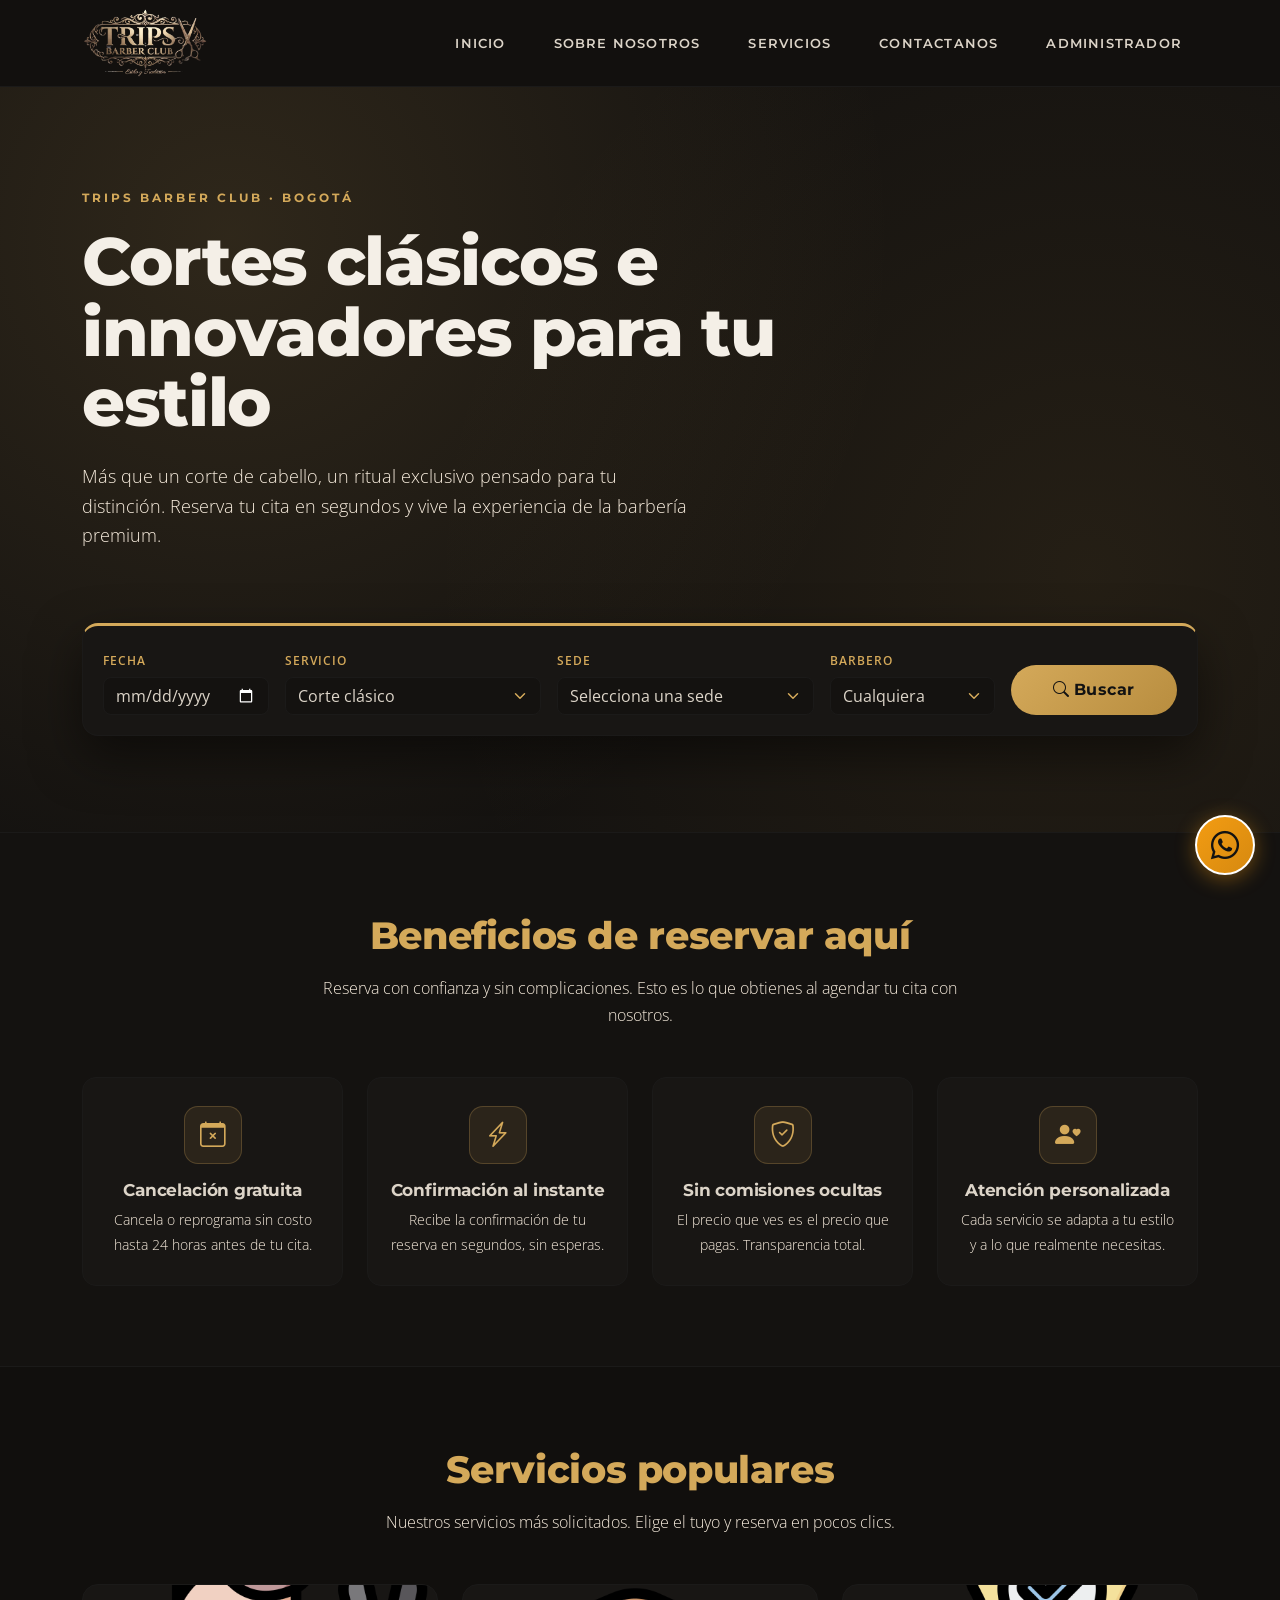
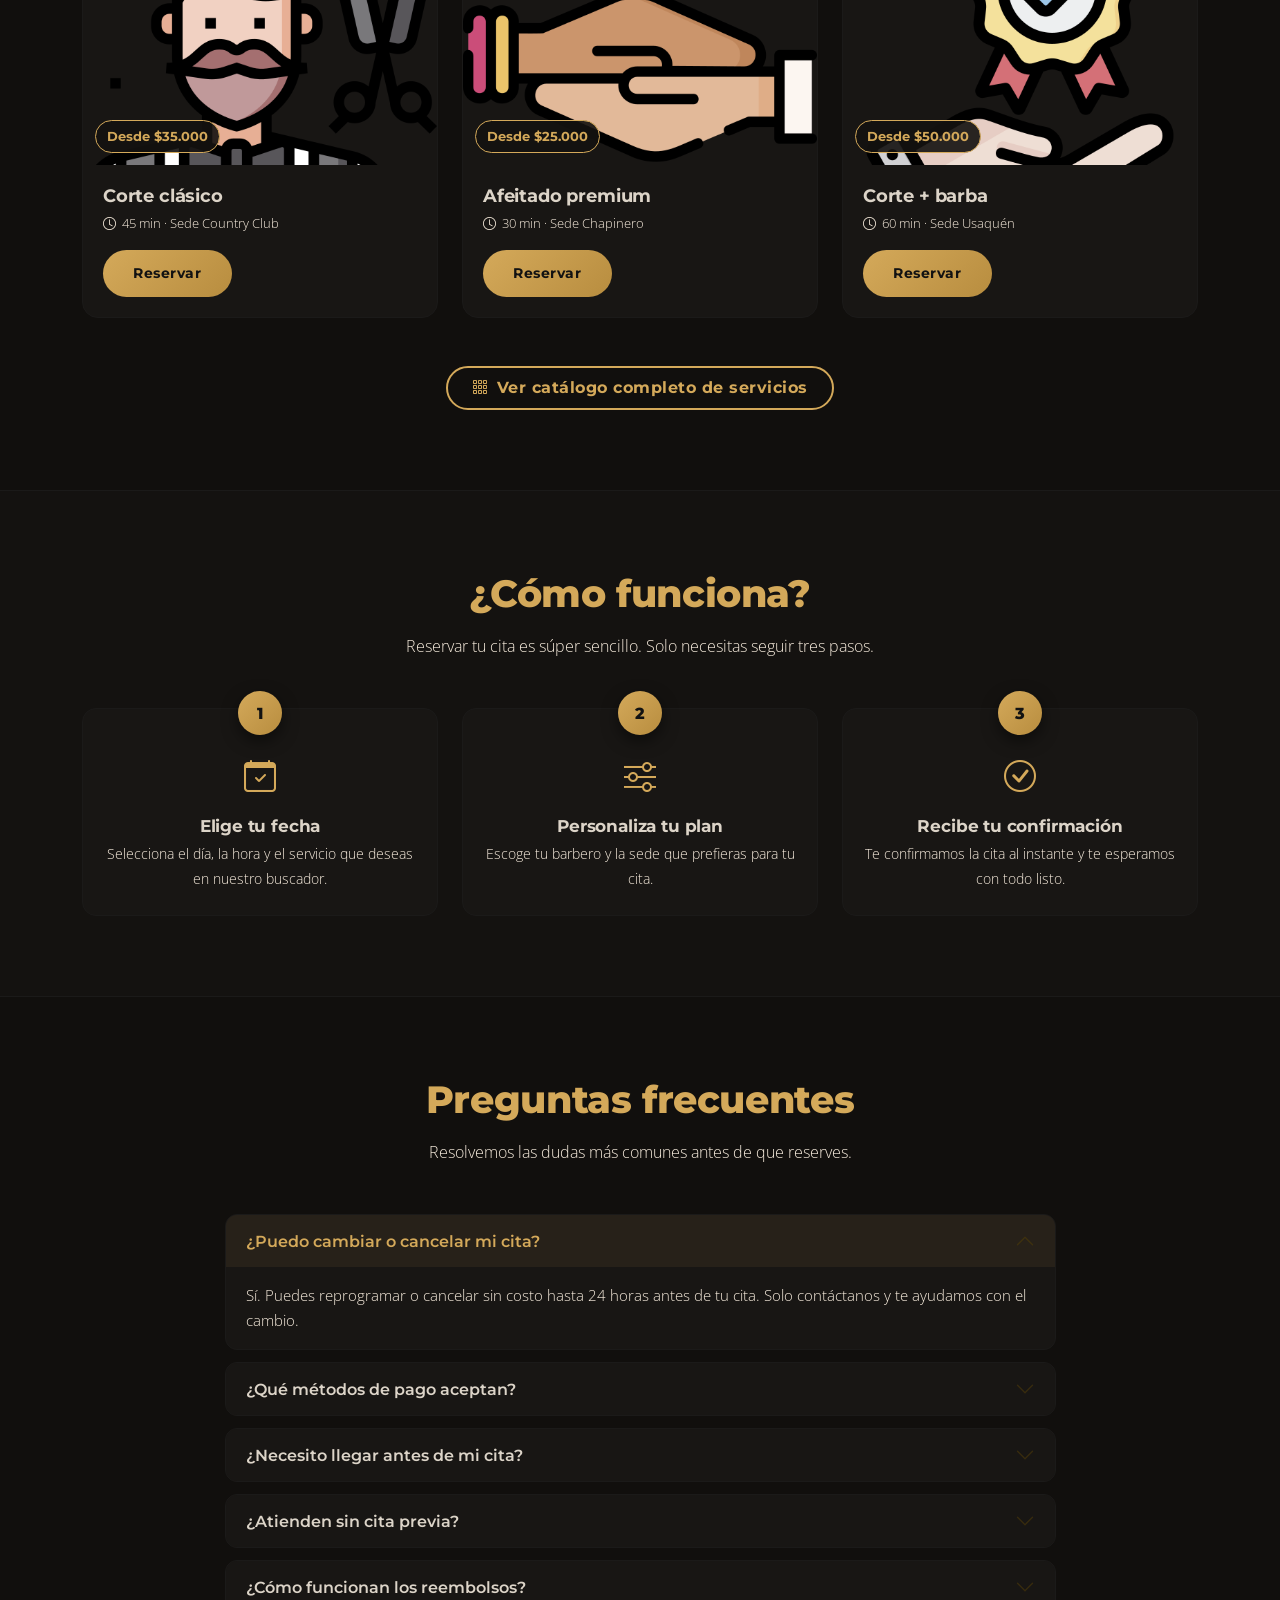
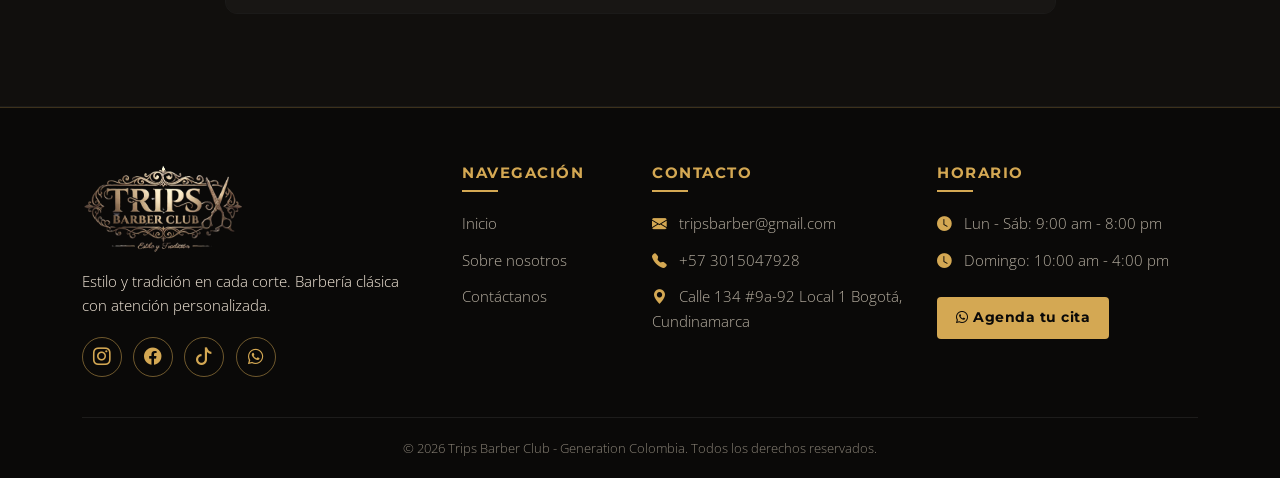
<file: index.html>
<!DOCTYPE html>
<html lang="es">

<head>
    <meta charset="UTF-8">
    <meta name="viewport" content="width=device-width, initial-scale=1.0">
    <title>Trips Barber Club</title>
    <!-- Google Fonts: Montserrat (Bold 700) & Open Sans (300, 400, 600) -->
    <link rel="preconnect" href="https://fonts.googleapis.com">
    <link rel="preconnect" href="https://fonts.gstatic.com" crossorigin>
    <link
        href="https://fonts.googleapis.com/css2?family=Montserrat:wght@600;700;800&family=Open+Sans:wght@300;400;600&display=swap"
        rel="stylesheet">
    <!-- Bootstrap 5 CSS -->
    <link href="https://cdn.jsdelivr.net/npm/bootstrap@5.3.3/dist/css/bootstrap.min.css" rel="stylesheet">
    <!-- Bootstrap Icons -->
    <link rel="stylesheet" href="https://cdn.jsdelivr.net/npm/bootstrap-icons@1.11.3/font/bootstrap-icons.min.css">
    <!-- FontAwesome para WhatsApp -->
    <link rel="stylesheet" href="https://cdnjs.cloudflare.com/ajax/libs/font-awesome/6.4.0/css/all.min.css">
    <!-- Estilos personalizados -->
    <link rel="stylesheet" href="./CSS/styles.css">
</head>

<body>
    <!-- 1. NAVBAR -->
    <nav class="navbar navbar-expand-lg navbar-dark custom-navbar inicio-navbar sticky-top">
        <div class="container">

            <!-- Logo a la izquierda -->
            <a class="navbar-brand d-flex align-items-center" href="./index.html">
                <img src="img/logo-recortado-small.png" alt="Trips Barber Club Logo" class="nav-logo"
                    style="height: 70px !important; width: auto !important; max-width: none;">
            </a>

            <!-- Botón para desplegar el menú en móvil -->
            <button class="navbar-toggler" type="button" data-bs-toggle="collapse" data-bs-target="#navbarStaticNav"
                aria-controls="navbarStaticNav" aria-expanded="false" aria-label="Abrir menú">
                <span class="navbar-toggler-icon"></span>
            </button>

            <!-- Enlaces a la derecha -->
            <div class="collapse navbar-collapse" id="navbarStaticNav">
                <ul class="navbar-nav ms-auto align-items-lg-center gap-lg-3">
                    <li class="nav-item">
                        <a class="nav-link" href="./index.html">Inicio</a>
                    </li>
                    <li class="nav-item">
                        <a class="nav-link" href="./Pages/sobreNosotros.html">Sobre Nosotros</a>
                    </li>
                    <li class="nav-item">
                        <a class="nav-link" href="./Pages/servicios.html">Servicios</a>
                    </li>
                    <li class="nav-item">
                        <a class="nav-link" href="./Pages/contactanos.html">Contactanos</a>
                    </li>
                    <li class="nav-item">
                        <a class="nav-link" href="./Pages/Administrador.html">Administrador</a>
                    </li>
                </ul>
            </div>
        </div>
    </nav>

    <main>
        <!-- 1. HERO + WIDGET DE BÚSQUEDA -->
        <section class="inicio-hero" id="widget">
            <div class="container">
                <div class="row">
                    <div class="col-lg-9">
                        <span class="inicio-hero-eyebrow">Trips Barber Club &middot; Bogotá</span>
                        <h1 class="inicio-hero-title">
                            Cortes clásicos e innovadores para tu estilo
                        </h1>
                        <p class="inicio-hero-subtitle">
                            Más que un corte de cabello, un ritual exclusivo pensado para tu distinción.
                            Reserva tu cita en segundos y vive la experiencia de la barbería premium.
                        </p>

                    </div>
                </div>

                <!-- Widget de búsqueda / reserva -->
                <form class="inicio-search-widget" action="./Pages/servicios.html?carrito=1" novalidate>
                    <div class="row g-3 align-items-end">
                        <div class="col-12 col-sm-6 col-lg-2">
                            <label for="hero-fecha" class="form-label">Fecha</label>
                            <input type="date" id="hero-fecha" name="fecha" class="form-control" required>
                            <div class="invalid-feedback">Selecciona la fecha de tu cita.</div>
                        </div>
                        <div class="col-12 col-sm-6 col-lg-3">
                            <label for="hero-servicio" class="form-label">Servicio</label>
                            <select id="hero-servicio" name="servicio" class="form-select">
                                <option selected>Corte clásico</option>
                                <option>Afeitado premium</option>
                                <option>Corte + barba</option>
                                <option>Tratamiento facial</option>
                            </select>
                        </div>
                        <div class="col-12 col-sm-6 col-lg-3">
                            <label for="hero-sede" class="form-label">Sede</label>
                            <select id="hero-sede" name="sede" class="form-select" required>
                                <option value="" selected disabled>Selecciona una sede</option>
                                <option>Sede Country Club</option>
                                <option>Sede Chapinero</option>
                                <option>Sede Usaquén</option>
                            </select>
                            <div class="invalid-feedback">Selecciona una sede.</div>
                        </div>
                        <div class="col-12 col-sm-6 col-lg-2">
                            <label for="hero-barbero" class="form-label">Barbero</label>
                            <select id="hero-barbero" name="barbero" class="form-select">
                                <option selected>Cualquiera</option>
                                <option>Andrés</option>
                                <option>Camilo</option>
                                <option>Julián</option>
                            </select>
                        </div>
                        <div class="col-12 col-lg-2">
                            <button type="submit" class="btn btn-gold w-100" aria-label="Buscar disponibilidad">
                                <i class="bi bi-search me-1"></i>Buscar
                            </button>
                        </div>
                    </div>
                </form>
            </div>
        </section>

        <!-- 2. BENEFICIOS DE RESERVAR AQUÍ -->
        <section class="inicio-section">
            <div class="container">
                <div class="text-center mb-5">
                    <h2 class="inicio-heading">Beneficios de reservar aquí</h2>
                    <p class="inicio-subtext mt-3">Reserva con confianza y sin complicaciones. Esto es lo que obtienes
                        al agendar tu cita con nosotros.</p>
                </div>
                <div class="row g-4">
                    <div class="col-sm-6 col-lg-3">
                        <div class="benefit-card">
                            <div class="benefit-icon"><i class="bi bi-calendar-x"></i></div>
                            <h3 class="benefit-title">Cancelación gratuita</h3>
                            <p class="benefit-text">Cancela o reprograma sin costo hasta 24 horas antes de tu cita.</p>
                        </div>
                    </div>
                    <div class="col-sm-6 col-lg-3">
                        <div class="benefit-card">
                            <div class="benefit-icon"><i class="bi bi-lightning-charge"></i></div>
                            <h3 class="benefit-title">Confirmación al instante</h3>
                            <p class="benefit-text">Recibe la confirmación de tu reserva en segundos, sin esperas.</p>
                        </div>
                    </div>
                    <div class="col-sm-6 col-lg-3">
                        <div class="benefit-card">
                            <div class="benefit-icon"><i class="bi bi-shield-check"></i></div>
                            <h3 class="benefit-title">Sin comisiones ocultas</h3>
                            <p class="benefit-text">El precio que ves es el precio que pagas. Transparencia total.</p>
                        </div>
                    </div>
                    <div class="col-sm-6 col-lg-3">
                        <div class="benefit-card">
                            <div class="benefit-icon"><i class="bi bi-person-heart"></i></div>
                            <h3 class="benefit-title">Atención personalizada</h3>
                            <p class="benefit-text">Cada servicio se adapta a tu estilo y a lo que realmente necesitas.
                            </p>
                        </div>
                    </div>
                </div>
            </div>
        </section>

        <!-- 3. SERVICIOS / OPCIONES POPULARES -->
        <section class="inicio-section inicio-section-alt">
            <div class="container">
                <div class="text-center mb-5">
                    <h2 class="inicio-heading">Servicios populares</h2>
                    <p class="inicio-subtext mt-3">Nuestros servicios más solicitados. Elige el tuyo y reserva en pocos
                        clics.</p>
                </div>
                <!-- NUEVO: id para que inicio.js renderice los servicios guardados por el admin.
                     Las cards de abajo son la base y se reemplazan si hay datos en localStorage. -->
                <div class="row g-4 justify-content-center" id="servicios-principales">
                    <div class="col-md-4">
                        <article class="service-card">
                            <div class="service-media">
                                <img src="./img/barber.png" alt="Corte clásico">
                                <span class="service-price">Desde $35.000</span>
                            </div>
                            <div class="service-body">
                                <h3 class="service-name">Corte clásico</h3>
                                <p class="service-meta"><i class="bi bi-clock"></i> 45 min &middot; Sede Country Club
                                </p>
                                <button type="button" class="btn btn-gold btn-sm">Reservar</button>
                            </div>
                        </article>
                    </div>

                    <div class="col-md-4">
                        <article class="service-card">
                            <div class="service-media">
                                <img src="./img/tradicion.png" alt="Afeitado premium">
                                <span class="service-price">Desde $25.000</span>
                            </div>
                            <div class="service-body">
                                <h3 class="service-name">Afeitado premium</h3>
                                <p class="service-meta"><i class="bi bi-clock"></i> 30 min &middot; Sede Chapinero</p>
                                <button type="button" class="btn btn-gold btn-sm">Reservar</button>
                            </div>
                        </article>
                    </div>

                    <div class="col-md-4">
                        <article class="service-card">
                            <div class="service-media">
                                <img src="./img/calidad.png" alt="Corte y barba">
                                <span class="service-price">Desde $50.000</span>
                            </div>
                            <div class="service-body">
                                <h3 class="service-name">Corte + barba</h3>
                                <p class="service-meta"><i class="bi bi-clock"></i> 60 min &middot; Sede Usaquén</p>
                                <button type="button" class="btn btn-gold btn-sm">Reservar</button>
                            </div>
                        </article>
                    </div>
                </div>

                <!-- Botón hacia el catálogo completo -->
                <div class="text-center mt-5">
                    <a href="./Pages/servicios.html" class="btn btn-outline-gold px-4 py-2">
                        <i class="bi bi-grid-3x3-gap me-2"></i>Ver catálogo completo de servicios
                    </a>
                </div>
            </div>
        </section>

        <!-- 4. ¿CÓMO FUNCIONA? EN 3 PASOS -->
        <section class="inicio-section">
            <div class="container">
                <div class="text-center mb-5">
                    <h2 class="inicio-heading">¿Cómo funciona?</h2>
                    <p class="inicio-subtext mt-3">Reservar tu cita es súper sencillo. Solo necesitas seguir tres pasos.
                    </p>
                </div>
                <div class="row g-4">
                    <div class="col-md-4">
                        <div class="step-card">
                            <span class="step-number">1</span>
                            <div class="step-icon"><i class="bi bi-calendar-check"></i></div>
                            <h3 class="step-title">Elige tu fecha</h3>
                            <p class="step-text">Selecciona el día, la hora y el servicio que deseas en nuestro
                                buscador.</p>
                        </div>
                    </div>
                    <div class="col-md-4">
                        <div class="step-card">
                            <span class="step-number">2</span>
                            <div class="step-icon"><i class="bi bi-sliders"></i></div>
                            <h3 class="step-title">Personaliza tu plan</h3>
                            <p class="step-text">Escoge tu barbero y la sede que prefieras para tu cita.</p>
                        </div>
                    </div>
                    <div class="col-md-4">
                        <div class="step-card">
                            <span class="step-number">3</span>
                            <div class="step-icon"><i class="bi bi-check-circle"></i></div>
                            <h3 class="step-title">Recibe tu confirmación</h3>
                            <p class="step-text">Te confirmamos la cita al instante y te esperamos con todo listo.</p>
                        </div>
                    </div>
                </div>
            </div>
        </section>

        <!-- 5. PREGUNTAS FRECUENTES (FAQ) -->
        <section class="inicio-section inicio-section-alt">
            <div class="container">
                <div class="text-center mb-5">
                    <h2 class="inicio-heading">Preguntas frecuentes</h2>
                    <p class="inicio-subtext mt-3">Resolvemos las dudas más comunes antes de que reserves.</p>
                </div>
                <div class="row justify-content-center">
                    <div class="col-lg-9">
                        <div class="accordion faq-accordion" id="faqInicio">
                            <div class="accordion-item">
                                <h3 class="accordion-header" id="faqHeading1">
                                    <button class="accordion-button" type="button" data-bs-toggle="collapse"
                                        data-bs-target="#faqCollapse1" aria-expanded="true"
                                        aria-controls="faqCollapse1">
                                        ¿Puedo cambiar o cancelar mi cita?
                                    </button>
                                </h3>
                                <div id="faqCollapse1" class="accordion-collapse collapse show"
                                    aria-labelledby="faqHeading1" data-bs-parent="#faqInicio">
                                    <div class="accordion-body">
                                        Sí. Puedes reprogramar o cancelar sin costo hasta 24 horas antes de tu cita.
                                        Solo contáctanos y te ayudamos con el cambio.
                                    </div>
                                </div>
                            </div>
                            <div class="accordion-item">
                                <h3 class="accordion-header" id="faqHeading2">
                                    <button class="accordion-button collapsed" type="button" data-bs-toggle="collapse"
                                        data-bs-target="#faqCollapse2" aria-expanded="false"
                                        aria-controls="faqCollapse2">
                                        ¿Qué métodos de pago aceptan?
                                    </button>
                                </h3>
                                <div id="faqCollapse2" class="accordion-collapse collapse" aria-labelledby="faqHeading2"
                                    data-bs-parent="#faqInicio">
                                    <div class="accordion-body">
                                        Aceptamos efectivo, tarjetas débito y crédito, y pagos por transferencia.
                                        El valor se paga directamente en la sede al finalizar tu servicio.
                                    </div>
                                </div>
                            </div>
                            <div class="accordion-item">
                                <h3 class="accordion-header" id="faqHeading3">
                                    <button class="accordion-button collapsed" type="button" data-bs-toggle="collapse"
                                        data-bs-target="#faqCollapse3" aria-expanded="false"
                                        aria-controls="faqCollapse3">
                                        ¿Necesito llegar antes de mi cita?
                                    </button>
                                </h3>
                                <div id="faqCollapse3" class="accordion-collapse collapse" aria-labelledby="faqHeading3"
                                    data-bs-parent="#faqInicio">
                                    <div class="accordion-body">
                                        Recomendamos llegar 10 minutos antes para que tu barbero pueda recibirte
                                        a tiempo y aproveches mejor tu experiencia.
                                    </div>
                                </div>
                            </div>
                            <div class="accordion-item">
                                <h3 class="accordion-header" id="faqHeading4">
                                    <button class="accordion-button collapsed" type="button" data-bs-toggle="collapse"
                                        data-bs-target="#faqCollapse4" aria-expanded="false"
                                        aria-controls="faqCollapse4">
                                        ¿Atienden sin cita previa?
                                    </button>
                                </h3>
                                <div id="faqCollapse4" class="accordion-collapse collapse" aria-labelledby="faqHeading4"
                                    data-bs-parent="#faqInicio">
                                    <div class="accordion-body">
                                        Sí, según disponibilidad del momento. Sin embargo, reservar en línea te
                                        garantiza tu cupo y evita esperas.
                                    </div>
                                </div>
                            </div>
                            <div class="accordion-item">
                                <h3 class="accordion-header" id="faqHeading5">
                                    <button class="accordion-button collapsed" type="button" data-bs-toggle="collapse"
                                        data-bs-target="#faqCollapse5" aria-expanded="false"
                                        aria-controls="faqCollapse5">
                                        ¿Cómo funcionan los reembolsos?
                                    </button>
                                </h3>
                                <div id="faqCollapse5" class="accordion-collapse collapse" aria-labelledby="faqHeading5"
                                    data-bs-parent="#faqInicio">
                                    <div class="accordion-body">
                                        Si cancelas dentro del plazo permitido, el reembolso se procesa al mismo
                                        medio de pago utilizado y se refleja en un plazo de 3 a 5 días hábiles.
                                    </div>
                                </div>
                            </div>
                        </div>
                    </div>
                </div>
            </div>
        </section>
    </main>

    <!-- 6. PIE DE PÁGINA -->
    <footer class="custom-footer">
        <div class="container">
            <div class="row gy-4 footer-main">

                <!-- Marca + redes -->
                <div class="col-lg-4 col-md-6 text-center text-md-start">
                    <img src="img/logo-recortado-small.png" alt="Trips Barber Club" class="footer-logo mb-3">
                    <p class="footer-text">
                        Estilo y tradición en cada corte. Barbería clásica con atención personalizada.
                    </p>
                    <div class="footer-social">
                        <a href="#" target="_blank" rel="noopener" aria-label="Instagram"><i
                                class="bi bi-instagram"></i></a>
                        <a href="#" target="_blank" rel="noopener" aria-label="Facebook"><i
                                class="bi bi-facebook"></i></a>
                        <a href="#" target="_blank" rel="noopener" aria-label="TikTok"><i class="bi bi-tiktok"></i></a>
                        <a href="https://wa.me/573015047928" target="_blank" rel="noopener" aria-label="WhatsApp"><i
                                class="fa-brands fa-whatsapp"></i></a>
                    </div>
                </div>

                <!-- Enlaces rápidos -->
                <div class="col-lg-2 col-md-6 text-center text-md-start">
                    <h5 class="footer-heading">Navegación</h5>
                    <ul class="footer-links">
                        <li><a href="./index.html">Inicio</a></li>
                        <li><a href="./Pages/sobreNosotros.html">Sobre nosotros</a></li>
                        <li><a href="./Pages/contactanos.html">Contáctanos</a></li>
                    </ul>
                </div>

                <!-- Contacto -->
                <div class="col-lg-3 col-md-6 text-center text-md-start">
                    <h5 class="footer-heading">Contacto</h5>
                    <ul class="footer-contact">
                        <li><i class="bi bi-envelope-fill"></i> <a
                                href="mailto:tripsbarber@gmail.com">tripsbarber@gmail.com</a></li>
                        <li><i class="bi bi-telephone-fill"></i> <a href="tel:+573015047928">+57 3015047928</a></li>
                        <li><i class="bi bi-geo-alt-fill"></i> <span>Calle 134 #9a-92 Local 1 Bogotá,
                                Cundinamarca</span></li>
                    </ul>
                </div>

                <!-- Horario -->
                <div class="col-lg-3 col-md-6 text-center text-md-start">
                    <h5 class="footer-heading">Horario</h5>
                    <ul class="footer-contact">
                        <li><i class="bi bi-clock-fill"></i> <span>Lun - Sáb: 9:00 am - 8:00 pm</span></li>
                        <li><i class="bi bi-clock-fill"></i> <span>Domingo: 10:00 am - 4:00 pm</span></li>
                    </ul>
                    <a href="https://wa.me/573015047928" target="_blank" rel="noopener" class="footer-btn">
                        <i class="fa-brands fa-whatsapp"></i> Agenda tu cita
                    </a>
                </div>

            </div>

            <!-- Franja final -->
            <div class="footer-bottom text-center">
                <p class="footer-copy mb-0">&copy; 2026 Trips Barber Club - Generation Colombia. Todos los derechos
                    reservados.</p>
            </div>
        </div>
    </footer>

    <!-- Botón flotante de WhatsApp -->
    <a href="https://wa.me/573015047928?text=Hola,%20quiero%20más%20información%20sobre%20los%20servicios%20de%20Barber%20Trips%20Club"
        class="whatsapp-flotante" target="_blank" rel="noopener noreferrer" aria-label="Chat de WhatsApp">
        <i class="fab fa-whatsapp"></i>
    </a>

    <!-- Bootstrap 5 Bundle JS -->
    <script src="https://cdn.jsdelivr.net/npm/bootstrap@5.3.3/dist/js/bootstrap.bundle.min.js"></script>
    <script src="./JS/inicio.js"></script>
    <script src="./JS/carrito.js"></script>
    <script src="./JS/auth.js"></script>

</body>

</html>
</file>
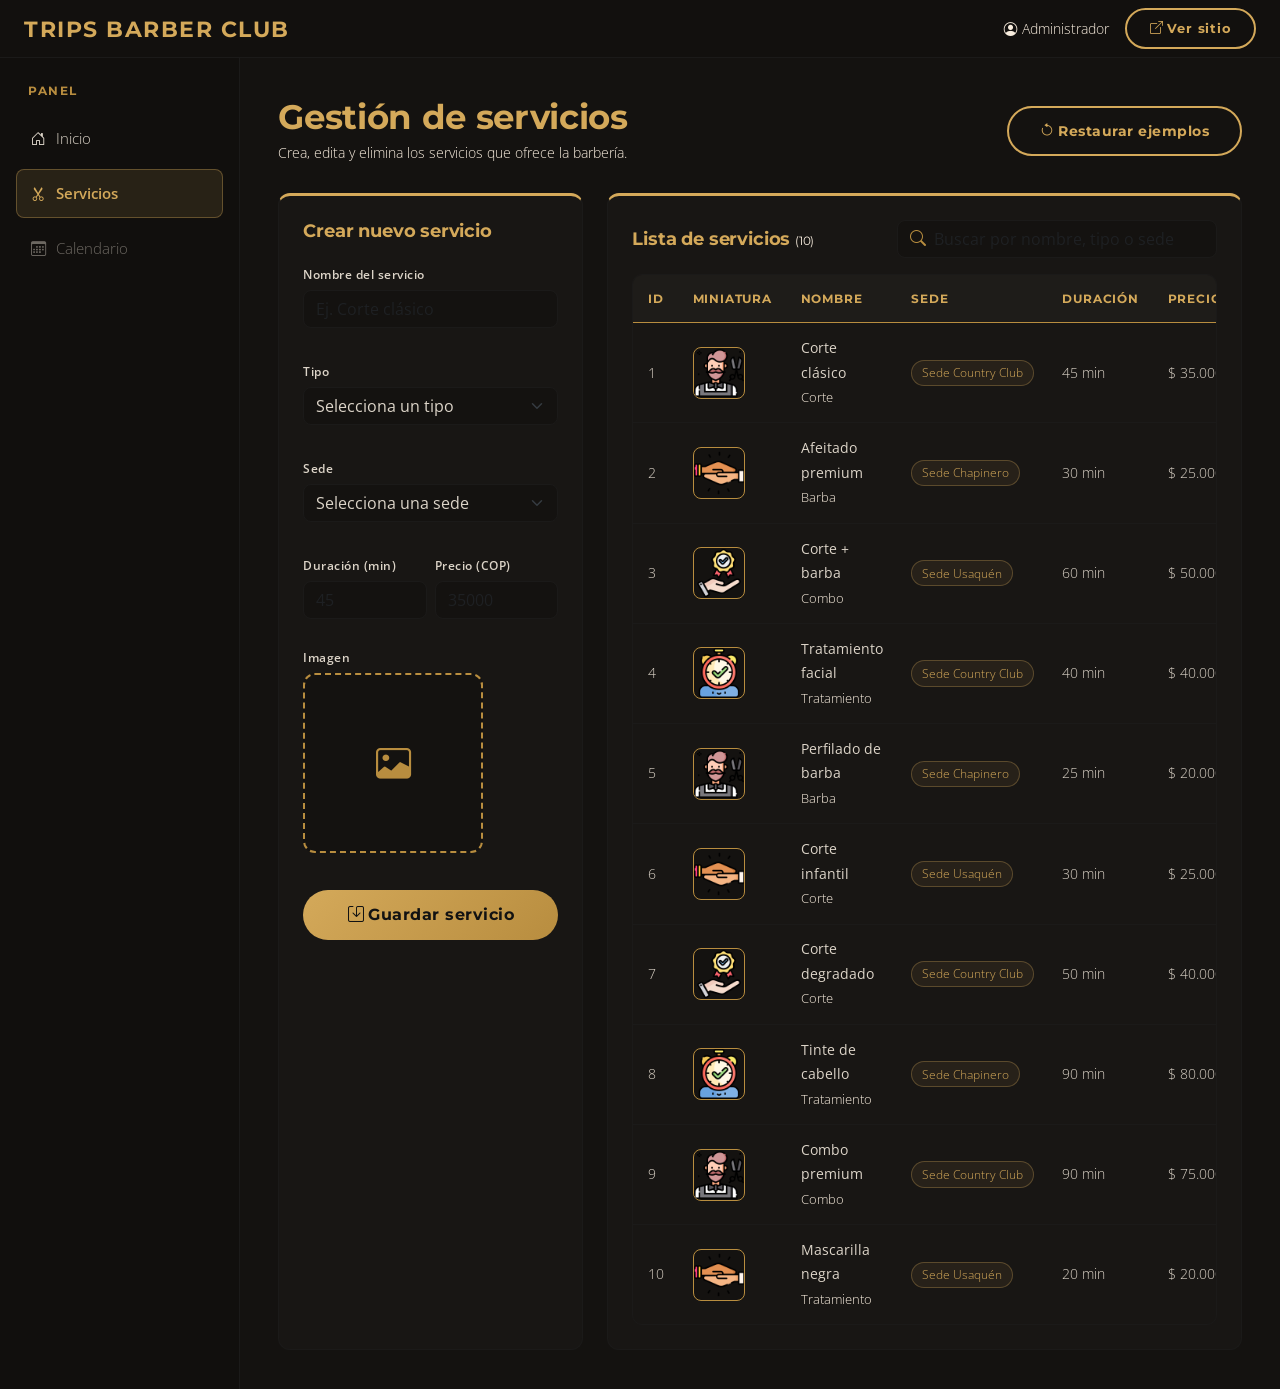
<file: Pages/Administrador.html>
<!DOCTYPE html>
<html lang="es">
<head>
    <meta charset="UTF-8">
    <meta name="viewport" content="width=device-width, initial-scale=1.0">
    <meta name="robots" content="noindex, nofollow">
    <title>Administrador - Trips Barber Club</title>
    <!-- Google Fonts: Montserrat & Open Sans -->
    <link rel="preconnect" href="https://fonts.googleapis.com">
    <link rel="preconnect" href="https://fonts.gstatic.com" crossorigin>
    <link
        href="https://fonts.googleapis.com/css2?family=Montserrat:wght@600;700;800&family=Open+Sans:wght@300;400;600&display=swap"
        rel="stylesheet">
    <!-- Bootstrap 5 CSS -->
    <link href="https://cdn.jsdelivr.net/npm/bootstrap@5.3.3/dist/css/bootstrap.min.css" rel="stylesheet">
    <!-- Bootstrap Icons -->
    <link rel="stylesheet" href="https://cdn.jsdelivr.net/npm/bootstrap-icons@1.11.3/font/bootstrap-icons.min.css">
    <!-- Estilos personalizados (el orden importa: primero styles.css, luego admin.css) -->
    <link rel="stylesheet" href="../CSS/styles.css">
    <link rel="stylesheet" href="../CSS/admin.css">
</head>
<body>


    <!-- ==================== NAVBAR ==================== -->
    <nav class="navbar navbar-expand-lg navbar-dark custom-navbar inicio-navbar sticky-top">
        <div class="container-fluid px-3 px-lg-4">
            <a class="navbar-brand footer-title" href="../index.html">Trips Barber Club</a>
            <div class="ms-auto d-flex align-items-center gap-3">
                <span class="d-none d-sm-inline" style="font-size:0.85rem;">
                    <i class="bi bi-person-circle me-1"></i>Administrador
                </span>
                <a href="../index.html" class="btn btn-outline-gold btn-sm navbar-cta">
                    <i class="bi bi-box-arrow-up-right me-1"></i>Ver sitio
                </a>
            </div>
        </div>
    </nav>

    <!-- ///////////////////////7 PANEL -->
    <div class="admin-shell">

        <!-- Menú lateral -->
        <aside class="admin-sidebar" aria-label="Menú del administrador">
            <p class="sidebar-label">Panel</p>
            <ul class="admin-menu">
                <li><a href="../index.html"><i class="bi bi-house-door"></i> Inicio</a></li>
                <li><a href="./administrador.html" class="active" aria-current="page"><i class="bi bi-scissors"></i> Servicios</a></li>
                <li>
                    <span class="menu-disabled" title="Próximamente">
                        <i class="bi bi-calendar3"></i> Calendario</a></li>
                    </span>
                </li>
            </ul>
        </aside>

        <!-- Contenido principal -->
        <main class="admin-main">
            <header class="admin-topbar">
                <div>
                    <h1>Gestión de servicios</h1>
                    <p>Crea, edita y elimina los servicios que ofrece la barbería.</p>
                </div>
                <button type="button" class="btn btn-outline-gold btn-sm" id="btn-restaurar" title="Volver a los servicios de ejemplo">
                    <i class="bi bi-arrow-counterclockwise me-1"></i>Restaurar ejemplos
                </button>
            </header>

            <div class="row g-4">

                <!--  FORMULARIO (Crear / Editar) -->
                <div class="col-xl-4 col-lg-5">
                    <section class="admin-card h-100" aria-labelledby="form-title">
                        <h2 id="form-title">Crear nuevo servicio</h2>

                        <form id="servicio-form" novalidate>
                            <input type="hidden" id="srv-id">

                            <div class="mb-2">
                                <label for="srv-nombre" class="form-label">Nombre del servicio</label>
                                <input type="text" id="srv-nombre" class="form-control" maxlength="60" placeholder="Ej. Corte clásico">
                                <small class="field-error" data-for="nombre"></small>
                            </div>

                            <div class="mb-2">
                                <label for="srv-tipo" class="form-label">Tipo</label>
                                <select id="srv-tipo" class="form-select">
                                    <option value="">Selecciona un tipo</option>
                                    <option>Corte</option>
                                    <option>Barba</option>
                                    <option>Combo</option>
                                    <option>Tratamiento</option>
                                </select>
                                <small class="field-error" data-for="tipo"></small>
                            </div>

                            <div class="mb-2">
                                <label for="srv-sede" class="form-label">Sede</label>
                                <select id="srv-sede" class="form-select">
                                    <option value="">Selecciona una sede</option>
                                    <option>Sede Country Club</option>
                                    <option>Sede Chapinero</option>
                                    <option>Sede Usaquén</option>
                                </select>
                                <small class="field-error" data-for="sede"></small>
                            </div>

                            <div class="row g-2">
                                <div class="col-6 mb-2">
                                    <label for="srv-duracion" class="form-label">Duración (min)</label>
                                    <input type="number" id="srv-duracion" class="form-control" min="5" max="480" step="5" placeholder="45">
                                    <small class="field-error" data-for="duracion"></small>
                                </div>
                                <div class="col-6 mb-2">
                                    <label for="srv-precio" class="form-label">Precio (COP)</label>
                                    <input type="number" id="srv-precio" class="form-control" min="1000" step="500" placeholder="35000">
                                    <small class="field-error" data-for="precio"></small>
                                </div>
                            </div>

                            <div class="mb-3">
                                <label class="form-label d-block">Imagen</label>
                                <label for="srv-imagen" class="image-drop" id="image-drop" title="Haz clic para subir una imagen">
                                    <i class="bi bi-image" id="image-placeholder"></i>
                                    <img id="image-preview" alt="Vista previa del servicio" hidden>
                                </label>
                                <input type="file" id="srv-imagen" accept="image/png,image/jpeg,image/webp" hidden>
                                <small class="field-error" data-for="imagen"></small>
                                <button type="button" class="btn btn-link btn-sm p-0 mt-1" id="btn-quitar-imagen" hidden
                                    style="color:var(--grey);font-size:0.8rem;">Quitar imagen</button>
                            </div>

                            <div class="d-grid gap-2">
                                <button type="submit" class="btn btn-gold" id="btn-guardar">
                                    <i class="bi bi-save me-1"></i>Guardar servicio
                                </button>
                                <button type="button" class="btn btn-outline-gold" id="btn-cancelar" hidden>
                                    Cancelar edición
                                </button>
                            </div>
                        </form>
                    </section>
                </div>

                <!-- ========== LISTA DE SERVICIOS ========== -->
                <div class="col-xl-8 col-lg-7">
                    <section class="admin-card h-100" aria-labelledby="lista-title">
                        <div class="d-flex flex-wrap align-items-center justify-content-between gap-3 mb-3">
                            <h2 id="lista-title" class="mb-0">
                                Lista de servicios
                                <small style="font-size:0.75rem;color:var(--grey);font-weight:400;">(<span id="total-servicios">0</span>)</small>
                            </h2>
                            <div class="search-box">
                                <i class="bi bi-search"></i>
                                <input type="search" id="buscador" class="form-control" placeholder="Buscar por nombre, tipo o sede" aria-label="Buscar servicios">
                            </div>
                        </div>

                        <div class="admin-table-wrap">
                            <table class="admin-table">
                                <thead>
                                    <tr>
                                        <th scope="col">ID</th>
                                        <th scope="col">Miniatura</th>
                                        <th scope="col">Nombre</th>
                                        <th scope="col">Sede</th>
                                        <th scope="col">Duración</th>
                                        <th scope="col">Precio</th>
                                        <th scope="col">Acciones</th>
                                    </tr>
                                </thead>
                                <tbody id="tabla-servicios">
                                    <!-- Las filas las genera admin.js -->
                                </tbody>
                            </table>
                        </div>
                    </section>
                </div>
            </div>
        </main>
    </div>

    <!-- /////////////////////// MODAL: CONFIRMAR ELIMINACIÓN -->
    <div class="modal fade" id="modal-eliminar" tabindex="-1" aria-labelledby="modal-eliminar-title" aria-hidden="true">
        <div class="modal-dialog modal-dialog-centered">
            <div class="modal-content admin-modal">
                <div class="modal-header">
                    <h2 class="modal-title fs-5" id="modal-eliminar-title">Eliminar servicio</h2>
                    <button type="button" class="btn-close" data-bs-dismiss="modal" aria-label="Cerrar"></button>
                </div>
                <div class="modal-body">
                    ¿Seguro que quieres eliminar <strong id="modal-eliminar-nombre"></strong>? Esta acción no se puede deshacer.
                </div>
                <div class="modal-footer">
                    <button type="button" class="btn btn-outline-gold btn-sm" data-bs-dismiss="modal">Cancelar</button>
                    <button type="button" class="btn btn-danger btn-sm" id="btn-confirmar-eliminar">
                        <i class="bi bi-trash me-1"></i>Eliminar
                    </button>
                </div>
            </div>
        </div>
    </div>

    <!-- Toast de mensajes -->
    <div class="admin-toast" id="admin-toast" role="status" aria-live="polite"></div>

    <!-- Bootstrap 5 Bundle JS -->
    <script src="https://cdn.jsdelivr.net/npm/bootstrap@5.3.3/dist/js/bootstrap.bundle.min.js"></script>
    <script src="../JS/admin.js"></script>
</body>
</html>
</file>
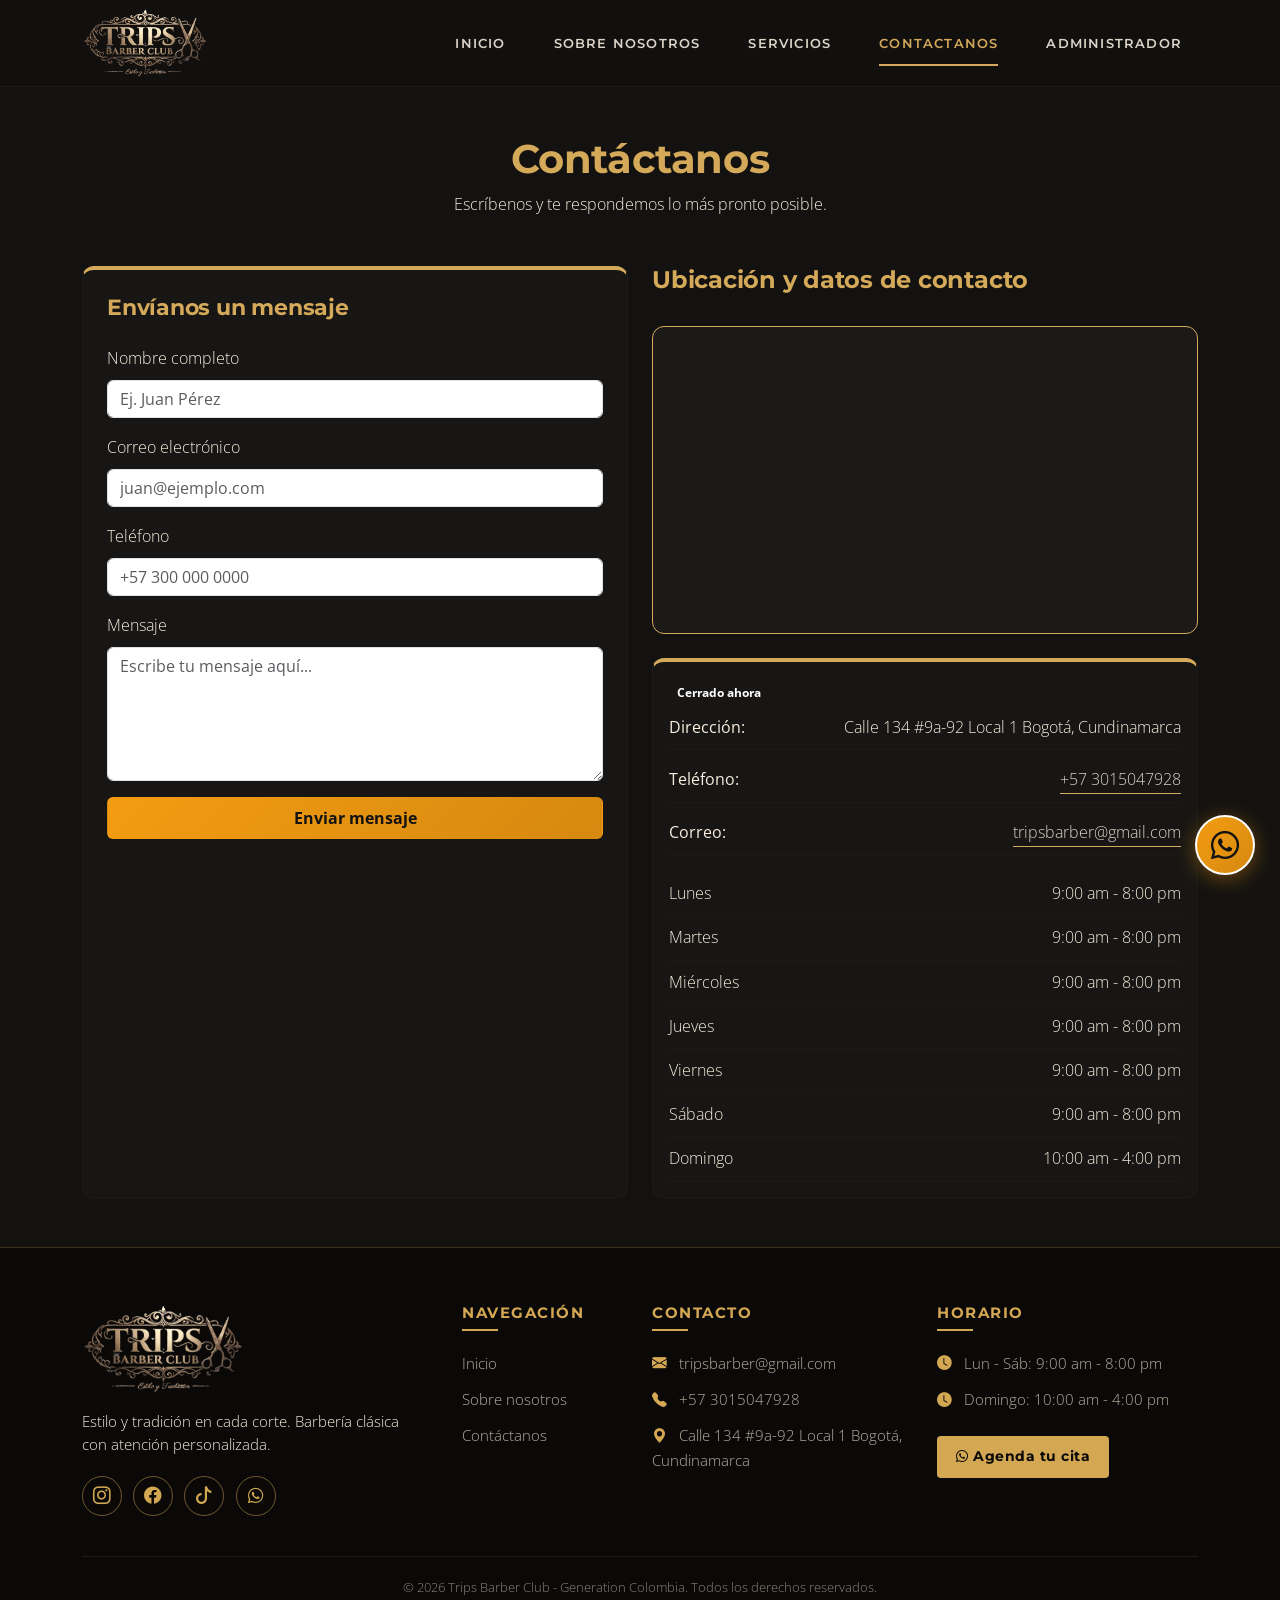
<file: Pages/contactanos.html>
<!DOCTYPE html>
<html lang="es">
<head>
    <meta charset="UTF-8">
    <meta name="viewport" content="width=device-width, initial-scale=1.0">
    <title>Acerca de Nosotros - Trips Barber Club</title>
    <!-- Google Fonts: Montserrat (Bold 700) & Open Sans (300, 400, 600) -->
    <link rel="preconnect" href="https://fonts.googleapis.com">
    <link rel="preconnect" href="https://fonts.gstatic.com" crossorigin>
    <link
        href="https://fonts.googleapis.com/css2?family=Montserrat:wght@600;700;800&family=Open+Sans:wght@300;400;600&display=swap"
        rel="stylesheet">
    <!-- Bootstrap 5 CSS -->
    <link href="https://cdn.jsdelivr.net/npm/bootstrap@5.3.3/dist/css/bootstrap.min.css" rel="stylesheet">
    <!-- Bootstrap Icons -->
    <link rel="stylesheet" href="https://cdn.jsdelivr.net/npm/bootstrap-icons@1.11.3/font/bootstrap-icons.min.css">
    <!-- FontAwesome para WhatsApp -->
    <link rel="stylesheet" href="https://cdnjs.cloudflare.com/ajax/libs/font-awesome/6.4.0/css/all.min.css">
    <!-- Estilos personalizados -->
    <link rel="stylesheet" href="../CSS/styles.css">
</head>
<body>
    <!-- 1. NAVBAR -->
    <nav class="navbar navbar-expand-lg navbar-dark custom-navbar inicio-navbar sticky-top">
        <div class="container">

            <!-- Logo a la izquierda -->
            <a class="navbar-brand d-flex align-items-center" href="../index.html">
                <img src="../img/logo-recortado-small.png"
                     alt="Trips Barber Club Logo"
                     class="nav-logo"
                     style="height: 70px !important; width: auto !important; max-width: none;">
            </a>

            <!-- Botón para desplegar el menú en móvil -->
            <button class="navbar-toggler" type="button" data-bs-toggle="collapse"
                data-bs-target="#navbarStaticNav" aria-controls="navbarStaticNav"
                aria-expanded="false" aria-label="Abrir menú">
                <span class="navbar-toggler-icon"></span>
            </button>

            <!-- Enlaces a la derecha -->
            <div class="collapse navbar-collapse" id="navbarStaticNav">
                <ul class="navbar-nav ms-auto align-items-lg-center gap-lg-3">
                    <li class="nav-item">
                        <a class="nav-link" href="../index.html">Inicio</a>
                    </li>
                    <li class="nav-item">
                        <a class="nav-link" href="./sobreNosotros.html">Sobre Nosotros</a>
                    </li>
                    <li class="nav-item">
                        <a class="nav-link" href="./servicios.html">Servicios</a>
                    </li>
                    <li class="nav-item">
                        <a class="nav-link active" aria-current="page" href="./contactanos.html">Contactanos</a>
                    </li>
                    <li class="nav-item">
                        <a class="nav-link" href="./Administrador.html">Administrador</a>
                    </li>
                </ul>
            </div>
        </div>
    </nav>

    <!-- 7. SECCIÓN CONTÁCTANOS (INTEGRADA) -->
        <section id="contacto-section" class="page py-5">
            <div class="container">
                <header class="intro text-center mb-5">
                    <h1>Contáctanos</h1>
                    <p>Escríbenos y te respondemos lo más pronto posible.</p>
                </header>

                <div class="contact-grid row g-4">
                    <!-- Formulario -->
                    <div class="col-lg-6">
                        <section class="form-card p-4 h-100" aria-labelledby="form-title">
                            <h2 id="form-title" class="mb-4">Envíanos un mensaje</h2>

                            <form id="contact-form" novalidate>
                                <input type="text" name="_honey" class="honey" tabindex="-1" autocomplete="off" aria-hidden="true" style="display:none;">

                                <div class="field mb-3">
                                    <label for="nombre" class="form-label">Nombre completo</label>
                                    <input type="text" id="nombre" name="nombre" class="form-control" placeholder="Ej. Juan Pérez" autocomplete="name" required>
                                    <small class="error text-danger" data-for="nombre"></small>
                                </div>

                                <div class="field mb-3">
                                    <label for="email" class="form-label">Correo electrónico</label>
                                    <input type="email" id="email" name="email" class="form-control" placeholder="juan@ejemplo.com" autocomplete="email" required>
                                    <small class="error text-danger" data-for="email"></small>
                                </div>

                                <div class="field mb-3">
                                    <label for="telefono" class="form-label">Teléfono</label>
                                    <input type="tel" id="telefono" name="telefono" class="form-control" placeholder="+57 300 000 0000" autocomplete="tel" inputmode="tel" required>
                                    <small class="error text-danger" data-for="telefono"></small>
                                </div>

                                <div class="field mb-3">
                                    <label for="mensaje" class="form-label">Mensaje</label>
                                    <textarea id="mensaje" name="mensaje" class="form-control" rows="5" maxlength="600" placeholder="Escribe tu mensaje aquí..." required></textarea>
                                    <small class="error text-danger" data-for="mensaje"></small>
                                </div>

                                <button type="submit" class="btn w-100 py-2" id="submit-btn" style="background: linear-gradient(135deg, #f39c12, #d68910); color: #121212; font-weight: bold;">Enviar mensaje</button>
                                <p class="form-note mt-2 text-center" id="form-status" role="status" aria-live="polite"></p>
                            </form>
                        </section>
                    </div>

                    <!-- Mapa + datos -->
                    <div class="col-lg-6">
                        <div class="side h-100 d-flex flex-column gap-4">
                            <h2 class="side-title h4">Ubicación y datos de contacto</h2>

                            <section class="map-card" aria-label="Mapa de ubicación">
                                <div class="ratio ratio-16x9">
                                    <iframe title="Mapa de ubicación de Barber Trips Club" src="https://www.google.com/maps/embed?pb=!1m18!1m12!1m3!1d3976.3238824308673!2d-74.03724612497322!3d4.713689295261363!2m3!1f0!2f0!3f0!3m2!1i1024!2i768!4f13.1!3m3!1m2!1s0x8e3f852219281b85%3A0xccd25ee6692cba6!2sBarberia%20Lords%20%C2%AE%20Country%20Club!5e0!3m2!1ses-419!2sco!4v1793048670077!5m2!1ses-419!2sco" style="border:0;" allowfullscreen="" loading="lazy" referrerpolicy="strict-origin-when-cross-origin"></iframe>
                                </div>
                            </section>

                            <section class="info-card p-3" aria-label="Datos de contacto">
                                <span id="open-badge" class="badge" hidden></span>

                                <ul class="contact-list list-unstyled mb-3">
                                    <li class="mb-2"><strong>Dirección:</strong> <span>Calle 134 #9a-92 Local 1 Bogotá, Cundinamarca</span></li>
                                    <li class="mb-2"><strong>Teléfono:</strong> <a href="tel:+573015047928">+57 3015047928</a></li>
                                    <li class="mb-2"><strong>Correo:</strong> <a href="https://mail.google.com/mail/?view=cm&fs=1&to=tripsbarber@gmail.com&su=Consulta%20desde%20la%20web&body=Hola,%20quisiera%20más%20información%20sobre%20sus%20servicios." target="_blank">tripsbarber@gmail.com</a></li>
                                </ul>

                                <ul class="hours list-unstyled mb-0" id="hours">
                                    <li data-day="1" data-open="09:00" data-close="20:00" class="d-flex justify-content-between"><span>Lunes</span><span>9:00 am - 8:00 pm</span></li>
                                    <li data-day="2" data-open="09:00" data-close="20:00" class="d-flex justify-content-between"><span>Martes</span><span>9:00 am - 8:00 pm</span></li>
                                    <li data-day="3" data-open="09:00" data-close="20:00" class="d-flex justify-content-between"><span>Miércoles</span><span>9:00 am - 8:00 pm</span></li>
                                    <li data-day="4" data-open="09:00" data-close="20:00" class="d-flex justify-content-between"><span>Jueves</span><span>9:00 am - 8:00 pm</span></li>
                                    <li data-day="5" data-open="09:00" data-close="20:00" class="d-flex justify-content-between"><span>Viernes</span><span>9:00 am - 8:00 pm</span></li>
                                    <li data-day="6" data-open="09:00" data-close="20:00" class="d-flex justify-content-between"><span>Sábado</span><span>9:00 am - 8:00 pm</span></li>
                                    <li data-day="0" data-open="10:00" data-close="16:00" class="d-flex justify-content-between"><span>Domingo</span><span>10:00 am - 4:00 pm</span></li>
                                </ul>
                            </section>
                        </div>
                    </div>
                </div>
            </div>
        </section>

        <!-- 8. FOOTER-->
    <footer class="custom-footer">
        <div class="container">
            <div class="row gy-4 footer-main">

                <!-- Marca + redes -->
                <div class="col-lg-4 col-md-6 text-center text-md-start">
                    <img src="../img/logo-recortado-small.png" alt="Trips Barber Club" class="footer-logo mb-3">
                    <p class="footer-text">
                        Estilo y tradición en cada corte. Barbería clásica con atención personalizada.
                    </p>
                    <div class="footer-social">
                        <a href="#" target="_blank" rel="noopener" aria-label="Instagram"><i class="bi bi-instagram"></i></a>
                        <a href="#" target="_blank" rel="noopener" aria-label="Facebook"><i class="bi bi-facebook"></i></a>
                        <a href="#" target="_blank" rel="noopener" aria-label="TikTok"><i class="bi bi-tiktok"></i></a>
                        <a href="https://wa.me/573015047928" target="_blank" rel="noopener" aria-label="WhatsApp"><i class="fa-brands fa-whatsapp"></i></a>
                    </div>
                </div>

                <!-- Enlaces rápidos -->
                <div class="col-lg-2 col-md-6 text-center text-md-start">
                    <h5 class="footer-heading">Navegación</h5>
                    <ul class="footer-links">
                        <li><a href="../index.html">Inicio</a></li>
                        <li><a href="./sobreNosotros.html">Sobre nosotros</a></li>
                        <li><a href="./contactanos.html">Contáctanos</a></li>
                    </ul>
                </div>

                <!-- Contacto -->
                <div class="col-lg-3 col-md-6 text-center text-md-start">
                    <h5 class="footer-heading">Contacto</h5>
                    <ul class="footer-contact">
                        <li><i class="bi bi-envelope-fill"></i> <a href="mailto:tripsbarber@gmail.com">tripsbarber@gmail.com</a></li>
                        <li><i class="bi bi-telephone-fill"></i> <a href="tel:+573015047928">+57 3015047928</a></li>
                        <li><i class="bi bi-geo-alt-fill"></i> <span>Calle 134 #9a-92 Local 1 Bogotá, Cundinamarca</span></li>
                    </ul>
                </div>

                <!-- Horario -->
                <div class="col-lg-3 col-md-6 text-center text-md-start">
                    <h5 class="footer-heading">Horario</h5>
                    <ul class="footer-contact">
                        <li><i class="bi bi-clock-fill"></i> <span>Lun - Sáb: 9:00 am - 8:00 pm</span></li>
                        <li><i class="bi bi-clock-fill"></i> <span>Domingo: 10:00 am - 4:00 pm</span></li>
                    </ul>
                    <a href="https://wa.me/573015047928" target="_blank" rel="noopener" class="footer-btn">
                        <i class="fa-brands fa-whatsapp"></i> Agenda tu cita
                    </a>
                </div>

            </div>

            <!-- Franja final -->
            <div class="footer-bottom text-center">
                <p class="footer-copy mb-0">&copy; 2026 Trips Barber Club - Generation Colombia. Todos los derechos reservados.</p>
            </div>
        </div>
    </footer>

    <!-- Botón flotante de WhatsApp -->
    <a href="https://wa.me/573015047928?text=Hola,%20quiero%20más%20información%20sobre%20los%20servicios%20de%20Barber%20Trips%20Club" 
       class="whatsapp-flotante" 
       target="_blank" 
       rel="noopener noreferrer"
       aria-label="Chat de WhatsApp">
        <i class="fab fa-whatsapp"></i>
    </a>

    <!-- Bootstrap 5 Bundle JS -->
    <script src="https://cdn.jsdelivr.net/npm/bootstrap@5.3.3/dist/js/bootstrap.bundle.min.js"></script>
    <script src="../JS/contacto.js"></script>
    <script src="../JS/auth.js"></script>
    
</body>
</html>
</file>
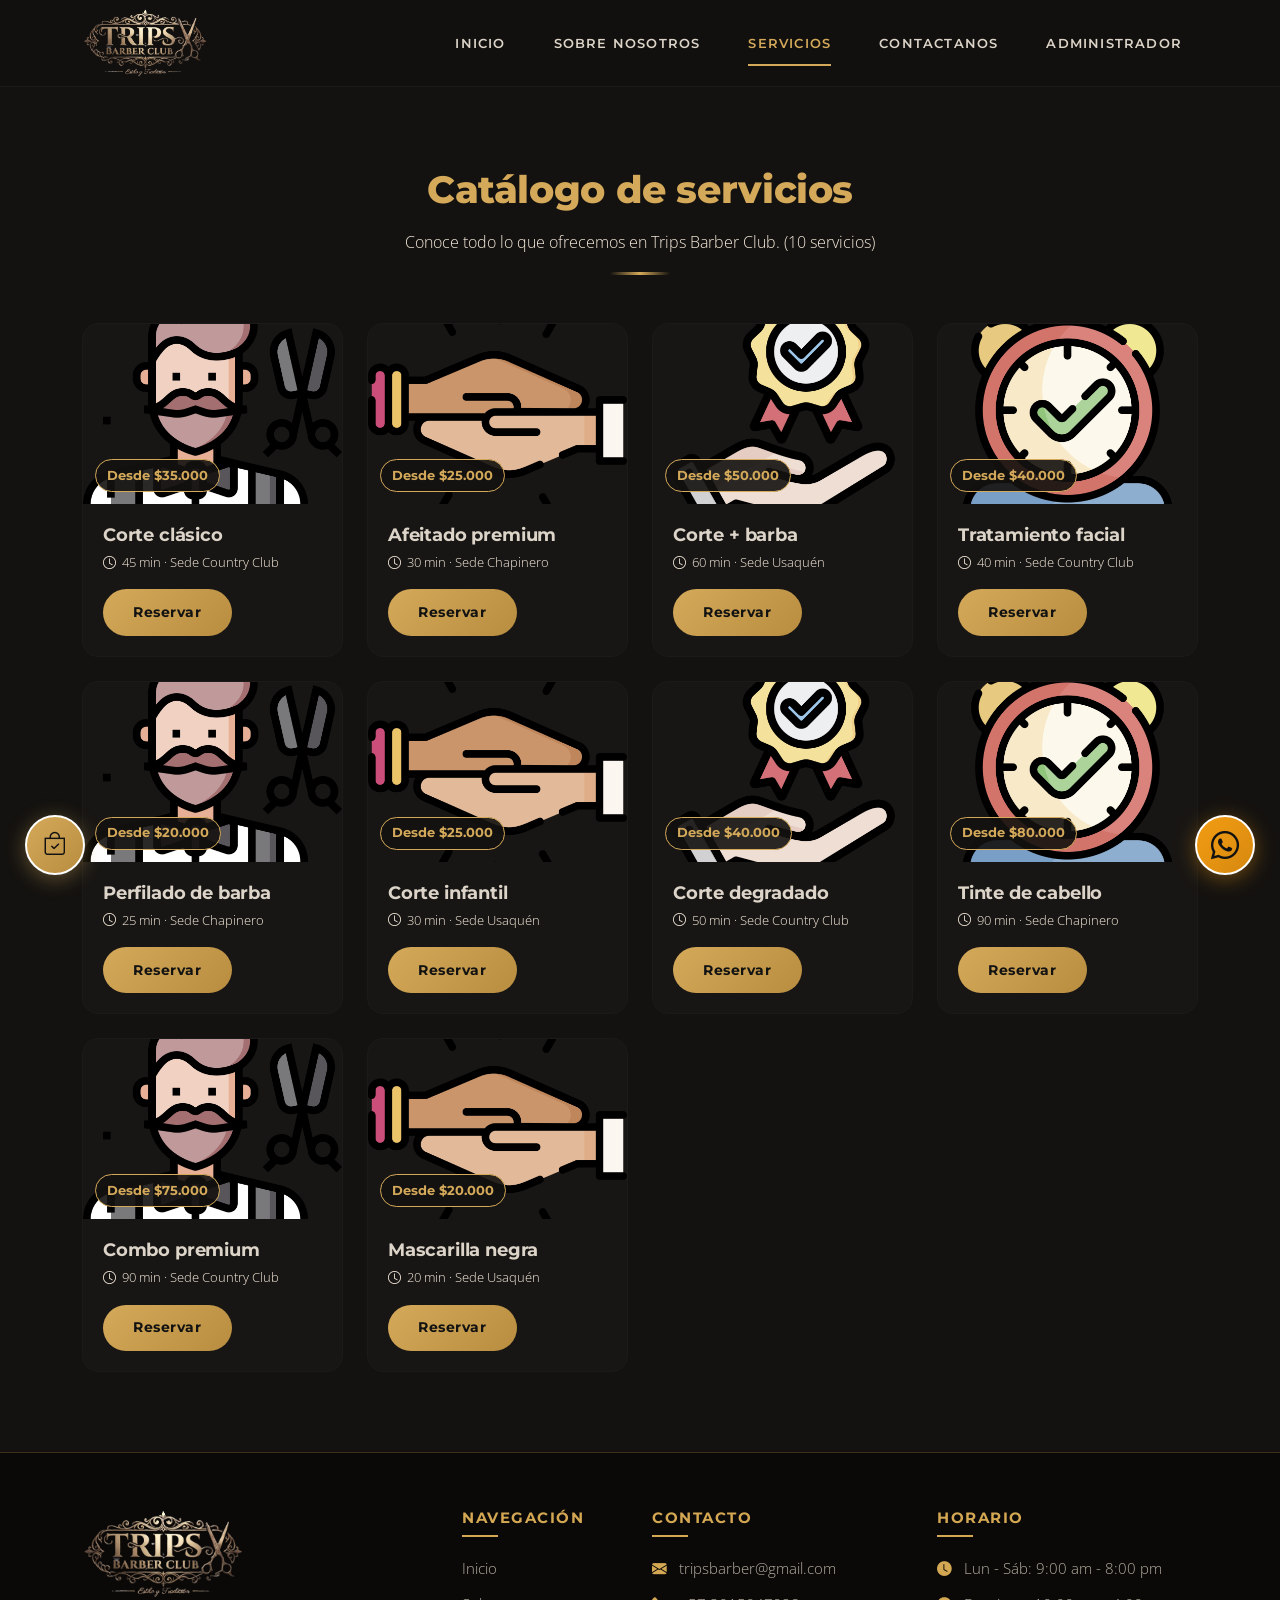
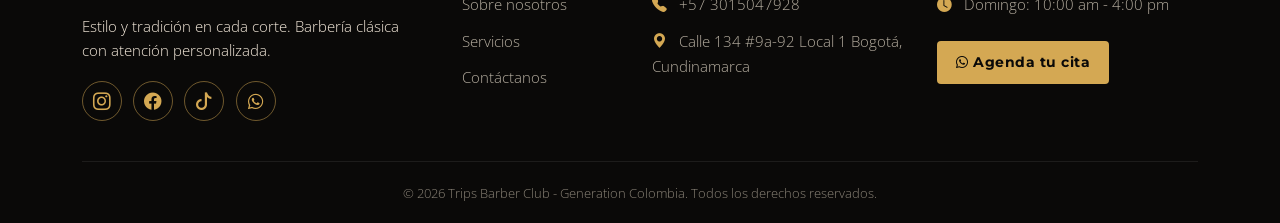
<file: Pages/servicios.html>
<!DOCTYPE html>
<html lang="es">
<head>
    <meta charset="UTF-8">
    <meta name="viewport" content="width=device-width, initial-scale=1.0">
    <title>Catálogo de Servicios - Trips Barber Club</title>
    <!-- Google Fonts: Montserrat & Open Sans -->
    <link rel="preconnect" href="https://fonts.googleapis.com">
    <link rel="preconnect" href="https://fonts.gstatic.com" crossorigin>
    <link
        href="https://fonts.googleapis.com/css2?family=Montserrat:wght@600;700;800&family=Open+Sans:wght@300;400;600&display=swap"
        rel="stylesheet">
    <!-- Bootstrap 5 CSS -->
    <link href="https://cdn.jsdelivr.net/npm/bootstrap@5.3.3/dist/css/bootstrap.min.css" rel="stylesheet">
    <!-- Bootstrap Icons -->
    <link rel="stylesheet" href="https://cdn.jsdelivr.net/npm/bootstrap-icons@1.11.3/font/bootstrap-icons.min.css">
    <!-- FontAwesome para WhatsApp -->
    <link rel="stylesheet" href="https://cdnjs.cloudflare.com/ajax/libs/font-awesome/6.4.0/css/all.min.css">
    <!-- Estilos personalizados -->
    <link rel="stylesheet" href="../CSS/styles.css">
</head>
<body>
    <!-- 1. NAVBAR -->
    <nav class="navbar navbar-expand-lg navbar-dark custom-navbar inicio-navbar sticky-top">
        <div class="container">

            <!-- Logo a la izquierda -->
            <a class="navbar-brand d-flex align-items-center" href="../index.html">
                <img src="../img/logo-recortado-small.png"
                     alt="Trips Barber Club Logo"
                     class="nav-logo"
                     style="height: 70px !important; width: auto !important; max-width: none;">
            </a>

            <!-- Botón para desplegar el menú en móvil -->
            <button class="navbar-toggler" type="button" data-bs-toggle="collapse"
                data-bs-target="#navbarStaticNav" aria-controls="navbarStaticNav"
                aria-expanded="false" aria-label="Abrir menú">
                <span class="navbar-toggler-icon"></span>
            </button>

            <div class="collapse navbar-collapse" id="navbarStaticNav">
                <ul class="navbar-nav ms-auto align-items-lg-center gap-lg-3">
                    <li class="nav-item">
                        <a class="nav-link" href="../index.html">Inicio</a>
                    </li>
                    <li class="nav-item">
                        <a class="nav-link" href="./sobreNosotros.html">Sobre Nosotros</a>
                    </li>
                    <li class="nav-item">
                        <a class="nav-link active" href="./servicios.html" aria-current="page">Servicios</a>
                    </li>
                    <li class="nav-item">
                        <a class="nav-link" href="./contactanos.html">Contactanos</a>
                    </li>
                    <li class="nav-item">
                        <a class="nav-link" href="./Administrador.html">Administrador</a>
                    </li>
                </ul>
            </div>
        </div>
    </nav>

    <main>
        <!-- 2. CATÁLOGO DE SERVICIOS -->
        <section class="inicio-section">
            <div class="container">
                <div class="text-center mb-5">
                    <h1 class="inicio-heading">Catálogo de servicios</h1>
                    <p class="inicio-subtext mt-3">
                        Conoce todo lo que ofrecemos en Trips Barber Club.
                        <span id="catalogo-total-wrap">(<span id="catalogo-total">10</span> servicios)</span>
                    </p>
                    <div class="gold-divider mx-auto my-3"></div>
                </div>

                <!-- Las 10 cards base están escritas en el HTML (presentación preliminar).
                     catalogo.js las reemplaza por lo que haya guardado en localStorage. -->
                <div class="row g-4" id="catalogo-grid">

                    <div class="col-sm-6 col-lg-3">
                        <article class="service-card">
                            <div class="service-media">
                                <img src="../img/barber.png" alt="Corte clásico">
                                <span class="service-price">Desde $35.000</span>
                            </div>
                            <div class="service-body">
                                <h3 class="service-name">Corte clásico</h3>
                                <p class="service-meta"><i class="bi bi-clock"></i> 45 min &middot; Sede Country Club</p>
                                <a href="../index.html#widget" class="btn btn-gold btn-sm">Reservar</a>
                            </div>
                        </article>
                    </div>

                    <div class="col-sm-6 col-lg-3">
                        <article class="service-card">
                            <div class="service-media">
                                <img src="../img/tradicion.png" alt="Afeitado premium">
                                <span class="service-price">Desde $25.000</span>
                            </div>
                            <div class="service-body">
                                <h3 class="service-name">Afeitado premium</h3>
                                <p class="service-meta"><i class="bi bi-clock"></i> 30 min &middot; Sede Chapinero</p>
                                <a href="../index.html#widget" class="btn btn-gold btn-sm">Reservar</a>
                            </div>
                        </article>
                    </div>

                    <div class="col-sm-6 col-lg-3">
                        <article class="service-card">
                            <div class="service-media">
                                <img src="../img/calidad.png" alt="Corte + barba">
                                <span class="service-price">Desde $50.000</span>
                            </div>
                            <div class="service-body">
                                <h3 class="service-name">Corte + barba</h3>
                                <p class="service-meta"><i class="bi bi-clock"></i> 60 min &middot; Sede Usaquén</p>
                                <a href="../index.html#widget" class="btn btn-gold btn-sm">Reservar</a>
                            </div>
                        </article>
                    </div>

                    <div class="col-sm-6 col-lg-3">
                        <article class="service-card">
                            <div class="service-media">
                                <img src="../img/puntualidad.png" alt="Tratamiento facial">
                                <span class="service-price">Desde $40.000</span>
                            </div>
                            <div class="service-body">
                                <h3 class="service-name">Tratamiento facial</h3>
                                <p class="service-meta"><i class="bi bi-clock"></i> 40 min &middot; Sede Country Club</p>
                                <a href="../index.html#widget" class="btn btn-gold btn-sm">Reservar</a>
                            </div>
                        </article>
                    </div>

                    <div class="col-sm-6 col-lg-3">
                        <article class="service-card">
                            <div class="service-media">
                                <img src="../img/barber.png" alt="Perfilado de barba">
                                <span class="service-price">Desde $20.000</span>
                            </div>
                            <div class="service-body">
                                <h3 class="service-name">Perfilado de barba</h3>
                                <p class="service-meta"><i class="bi bi-clock"></i> 25 min &middot; Sede Chapinero</p>
                                <a href="../index.html#widget" class="btn btn-gold btn-sm">Reservar</a>
                            </div>
                        </article>
                    </div>

                    <div class="col-sm-6 col-lg-3">
                        <article class="service-card">
                            <div class="service-media">
                                <img src="../img/tradicion.png" alt="Corte infantil">
                                <span class="service-price">Desde $25.000</span>
                            </div>
                            <div class="service-body">
                                <h3 class="service-name">Corte infantil</h3>
                                <p class="service-meta"><i class="bi bi-clock"></i> 30 min &middot; Sede Usaquén</p>
                                <a href="../index.html#widget" class="btn btn-gold btn-sm">Reservar</a>
                            </div>
                        </article>
                    </div>

                    <div class="col-sm-6 col-lg-3">
                        <article class="service-card">
                            <div class="service-media">
                                <img src="../img/calidad.png" alt="Corte degradado">
                                <span class="service-price">Desde $40.000</span>
                            </div>
                            <div class="service-body">
                                <h3 class="service-name">Corte degradado</h3>
                                <p class="service-meta"><i class="bi bi-clock"></i> 50 min &middot; Sede Country Club</p>
                                <a href="../index.html#widget" class="btn btn-gold btn-sm">Reservar</a>
                            </div>
                        </article>
                    </div>

                    <div class="col-sm-6 col-lg-3">
                        <article class="service-card">
                            <div class="service-media">
                                <img src="../img/puntualidad.png" alt="Tinte de cabello">
                                <span class="service-price">Desde $80.000</span>
                            </div>
                            <div class="service-body">
                                <h3 class="service-name">Tinte de cabello</h3>
                                <p class="service-meta"><i class="bi bi-clock"></i> 90 min &middot; Sede Chapinero</p>
                                <a href="../index.html#widget" class="btn btn-gold btn-sm">Reservar</a>
                            </div>
                        </article>
                    </div>

                    <div class="col-sm-6 col-lg-3">
                        <article class="service-card">
                            <div class="service-media">
                                <img src="../img/barber.png" alt="Combo premium">
                                <span class="service-price">Desde $75.000</span>
                            </div>
                            <div class="service-body">
                                <h3 class="service-name">Combo premium</h3>
                                <p class="service-meta"><i class="bi bi-clock"></i> 90 min &middot; Sede Country Club</p>
                                <a href="../index.html#widget" class="btn btn-gold btn-sm">Reservar</a>
                            </div>
                        </article>
                    </div>

                    <div class="col-sm-6 col-lg-3">
                        <article class="service-card">
                            <div class="service-media">
                                <img src="../img/tradicion.png" alt="Mascarilla negra">
                                <span class="service-price">Desde $20.000</span>
                            </div>
                            <div class="service-body">
                                <h3 class="service-name">Mascarilla negra</h3>
                                <p class="service-meta"><i class="bi bi-clock"></i> 20 min &middot; Sede Usaquén</p>
                                <a href="../index.html#widget" class="btn btn-gold btn-sm">Reservar</a>
                            </div>
                        </article>
                    </div>

                </div>
            </div>
        </section>
    </main>

    <!-- 3. CARRITO / RESUMEN DE RESERVA (oculto hasta que se abre) -->
    <div class="offcanvas offcanvas-end carrito-offcanvas" data-bs-theme="dark" tabindex="-1"
         id="carritoOffcanvas" aria-labelledby="carritoOffcanvasLabel">
        <div class="offcanvas-header">
            <h2 class="offcanvas-title" id="carritoOffcanvasLabel">
                <i class="bi bi-bag-check me-2"></i>Tu reserva
            </h2>
            <button type="button" class="btn-close" data-bs-dismiss="offcanvas" aria-label="Cerrar"></button>
        </div>
        <div class="offcanvas-body">
            <form id="carrito-form" novalidate>

                <!-- Datos de la cita -->
                <h3 class="carrito-subtitle">
                    <i class="bi bi-calendar-check me-2"></i>Datos de la cita
                </h3>

                <div class="mb-3">
                    <label for="carrito-fecha-input" class="form-label">Fecha</label>
                    <input type="date" class="form-control" id="carrito-fecha-input" name="fecha" required>
                    <div class="invalid-feedback">Selecciona la fecha de tu cita.</div>
                </div>

                <div class="mb-3">
                    <label for="carrito-sede-select" class="form-label">Sede</label>
                    <select class="form-select" id="carrito-sede-select" name="sede" required>
                        <option value="" selected disabled>Selecciona una sede</option>
                        <option>Sede Country Club</option>
                        <option>Sede Chapinero</option>
                        <option>Sede Usaquén</option>
                    </select>
                    <div class="invalid-feedback">Selecciona una sede.</div>
                </div>

                <div class="mb-3">
                    <label for="carrito-barbero-select" class="form-label">Barbero</label>
                    <select class="form-select" id="carrito-barbero-select" name="barbero">
                        <option>Cualquiera</option>
                        <option>Andrés</option>
                        <option>Camilo</option>
                        <option>Julián</option>
                    </select>
                </div>
                <div class="mb-3">
                    <label for="carrito-hora" class="form-label">Hora de la cita</label>
                    <select class="form-select" id="carrito-hora" name="hora" required>
                        <option value="" selected disabled>Selecciona una hora</option>
                    </select>
                    <div class="invalid-feedback">Selecciona una hora.</div>
                </div>

                <div class="mb-4">
                    <label for="carrito-observacion" class="form-label">Observaciones (opcional)</label>
                    <textarea class="form-control" id="carrito-observacion" name="observacion" rows="3"
                              maxlength="300"
                              placeholder="Ej. alergias, preferencias o indicaciones especiales..."></textarea>
                </div>

                <hr class="carrito-divider">

                <!-- Servicios -->
                <h3 class="carrito-subtitle">
                    <i class="bi bi-scissors me-2"></i>Servicios
                </h3>

                <div class="input-group mb-2">
                    <select class="form-select" id="carrito-servicio-select">
                        <option value="" selected disabled>Selecciona un servicio</option>
                    </select>
                    <button type="button" class="carrito-agregar" id="carrito-agregar-servicio">
                        <i class="bi bi-plus-lg me-1"></i>Agregar
                    </button>
                </div>

                <ul class="list-group carrito-servicios" id="carrito-servicios-lista"></ul>
                <p class="carrito-sin-servicios text-muted small mt-2 mb-0" id="carrito-sin-servicios">
                    Aún no has agregado servicios.
                </p>
                <div id="carrito-servicios-aviso" class="small mt-2 d-none" role="status"></div>
                <div id="carrito-servicios-error" class="carrito-error small mt-2 d-none">
                    Agrega al menos un servicio.
                </div>
                <div class="carrito-total d-none" id="carrito-total">
                    <span>Total estimado</span>
                    <strong id="carrito-total-valor">$0</strong>
                </div>

                <hr class="carrito-divider">

                <!-- Boton Confirmar Reserva -->
                <button type="submit" class="btn btn-gold w-100">
                    <i class="bi bi-check2-circle me-2"></i>Confirmar reserva
                </button>
            </form>

            <div id="carrito-exito" class="alert alert-success d-none mt-4" role="status"></div>
        </div>
    </div>

    <!-- 4. FOOTER -->
    <footer class="custom-footer">
        <div class="container">
            <div class="row gy-4 footer-main">

                <!-- Marca + redes -->
                <div class="col-lg-4 col-md-6 text-center text-md-start">
                    <img src="../img/logo-recortado-small.png" alt="Trips Barber Club" class="footer-logo mb-3">
                    <p class="footer-text">
                        Estilo y tradición en cada corte. Barbería clásica con atención personalizada.
                    </p>
                    <div class="footer-social">
                        <a href="#" target="_blank" rel="noopener" aria-label="Instagram"><i class="bi bi-instagram"></i></a>
                        <a href="#" target="_blank" rel="noopener" aria-label="Facebook"><i class="bi bi-facebook"></i></a>
                        <a href="#" target="_blank" rel="noopener" aria-label="TikTok"><i class="bi bi-tiktok"></i></a>
                        <a href="https://wa.me/573015047928" target="_blank" rel="noopener" aria-label="WhatsApp"><i class="fa-brands fa-whatsapp"></i></a>
                    </div>
                </div>

                <!-- Enlaces rápidos -->
                <div class="col-lg-2 col-md-6 text-center text-md-start">
                    <h5 class="footer-heading">Navegación</h5>
                    <ul class="footer-links">
                        <li><a href="../index.html">Inicio</a></li>
                        <li><a href="./sobreNosotros.html">Sobre nosotros</a></li>
                        <li><a href="./servicios.html">Servicios</a></li>
                        <li><a href="./contactanos.html">Contáctanos</a></li>
                    </ul>
                </div>

                <!-- Contacto -->
                <div class="col-lg-3 col-md-6 text-center text-md-start">
                    <h5 class="footer-heading">Contacto</h5>
                    <ul class="footer-contact">
                        <li><i class="bi bi-envelope-fill"></i> <a href="mailto:tripsbarber@gmail.com">tripsbarber@gmail.com</a></li>
                        <li><i class="bi bi-telephone-fill"></i> <a href="tel:+573015047928">+57 3015047928</a></li>
                        <li><i class="bi bi-geo-alt-fill"></i> <span>Calle 134 #9a-92 Local 1 Bogotá, Cundinamarca</span></li>
                    </ul>
                </div>

                <!-- Horario -->
                <div class="col-lg-3 col-md-6 text-center text-md-start">
                    <h5 class="footer-heading">Horario</h5>
                    <ul class="footer-contact">
                        <li><i class="bi bi-clock-fill"></i> <span>Lun - Sáb: 9:00 am - 8:00 pm</span></li>
                        <li><i class="bi bi-clock-fill"></i> <span>Domingo: 10:00 am - 4:00 pm</span></li>
                    </ul>
                    <a href="https://wa.me/573015047928" target="_blank" rel="noopener" class="footer-btn">
                        <i class="fa-brands fa-whatsapp"></i> Agenda tu cita
                    </a>
                </div>

            </div>

            <!-- Franja final -->
            <div class="footer-bottom text-center">
                <p class="footer-copy mb-0">&copy; 2026 Trips Barber Club - Generation Colombia. Todos los derechos reservados.</p>
            </div>
        </div>
    </footer>

    <!-- Botón flotante de WhatsApp -->
    <a href="https://wa.me/573015047928?text=Hola,%20quiero%20más%20información%20sobre%20los%20servicios%20de%20Barber%20Trips%20Club"
       class="whatsapp-flotante"
       target="_blank"
       rel="noopener noreferrer"
       aria-label="Chat de WhatsApp">
        <i class="fab fa-whatsapp"></i>
    </a>

    <!-- Botón flotante para abrir el carrito -->
    <button type="button" class="carrito-flotante btn btn-gold" data-bs-toggle="offcanvas"
            data-bs-target="#carritoOffcanvas" aria-controls="carritoOffcanvas"
            aria-label="Abrir mi reserva">
        <i class="bi bi-bag-check"></i>
        <span class="carrito-badge d-none" id="carrito-badge">0</span>
    </button>

    <!-- Bootstrap 5 Bundle JS -->
    <script src="https://cdn.jsdelivr.net/npm/bootstrap@5.3.3/dist/js/bootstrap.bundle.min.js"></script>
    <script src="../JS/catalogo.js"></script>
    <script src="../JS/carrito.js"></script>
    <script src="../JS/auth.js"></script>
</body>
</html>
</file>
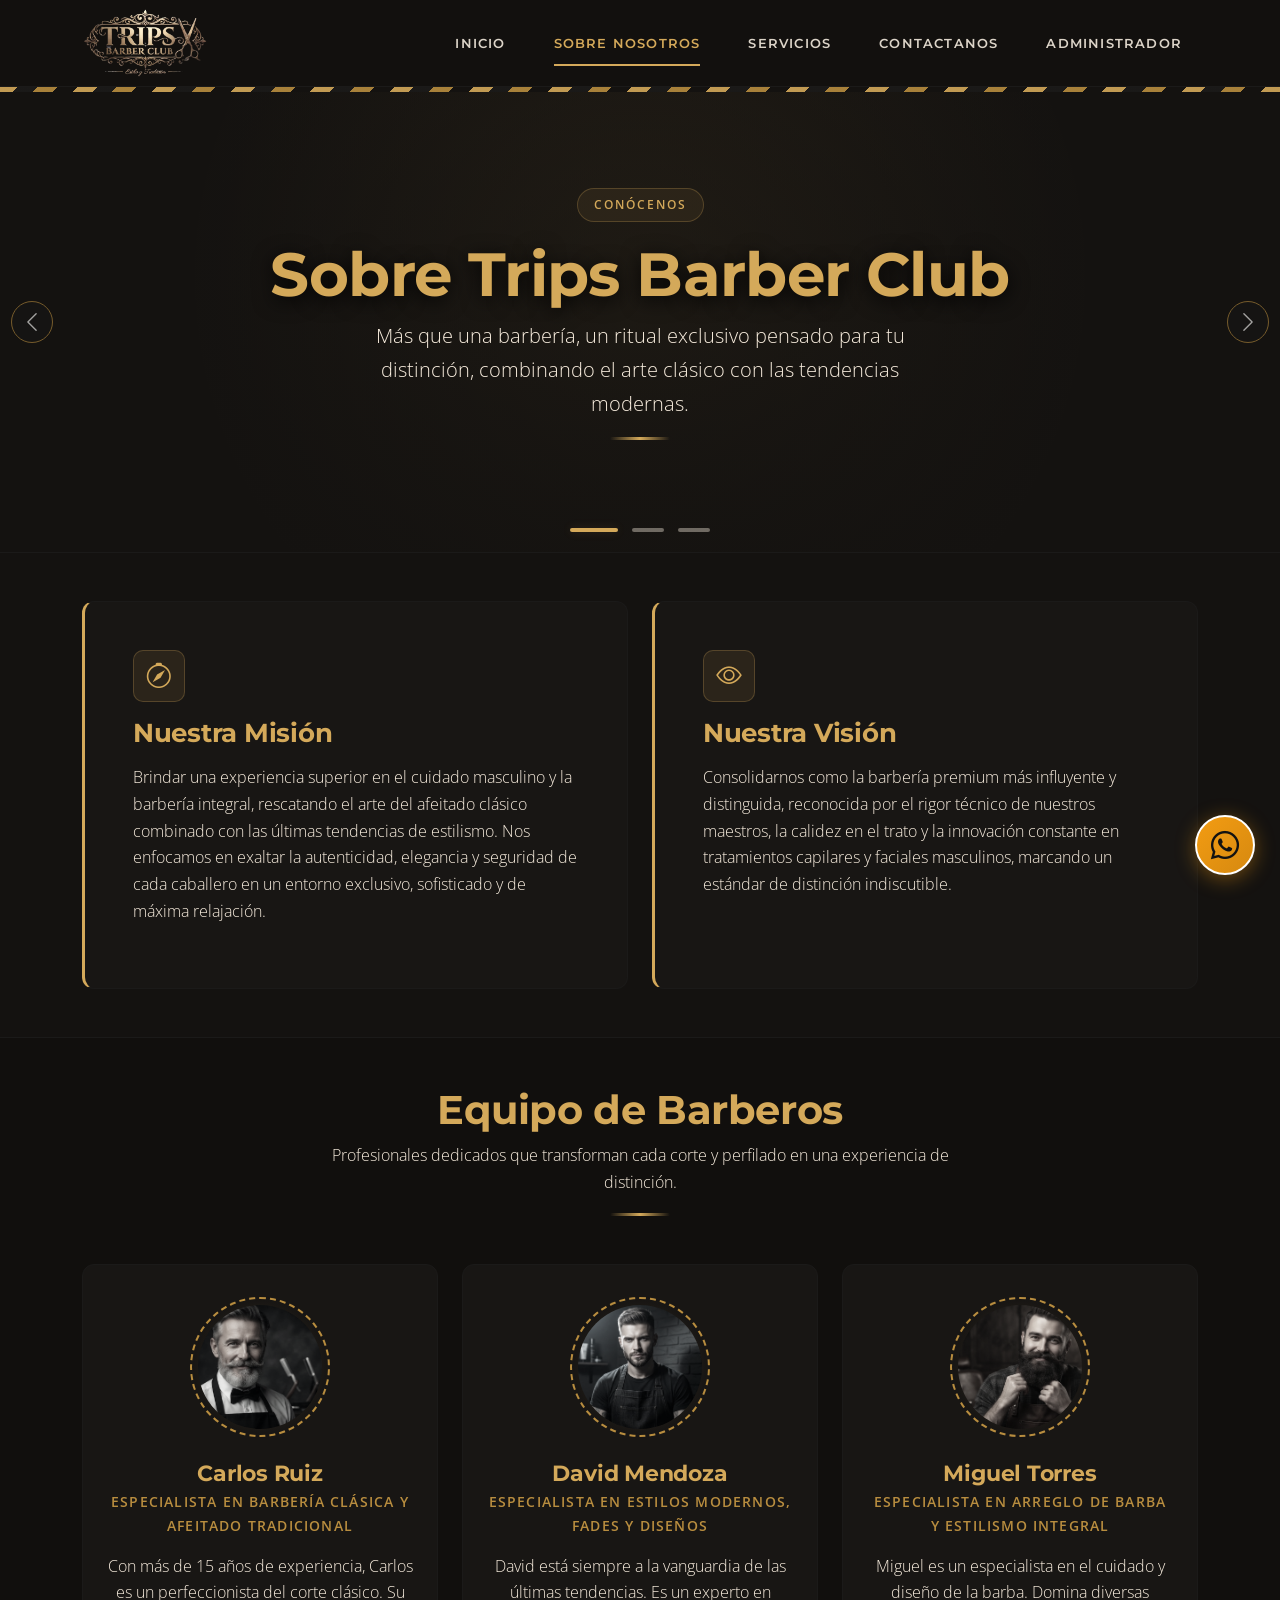
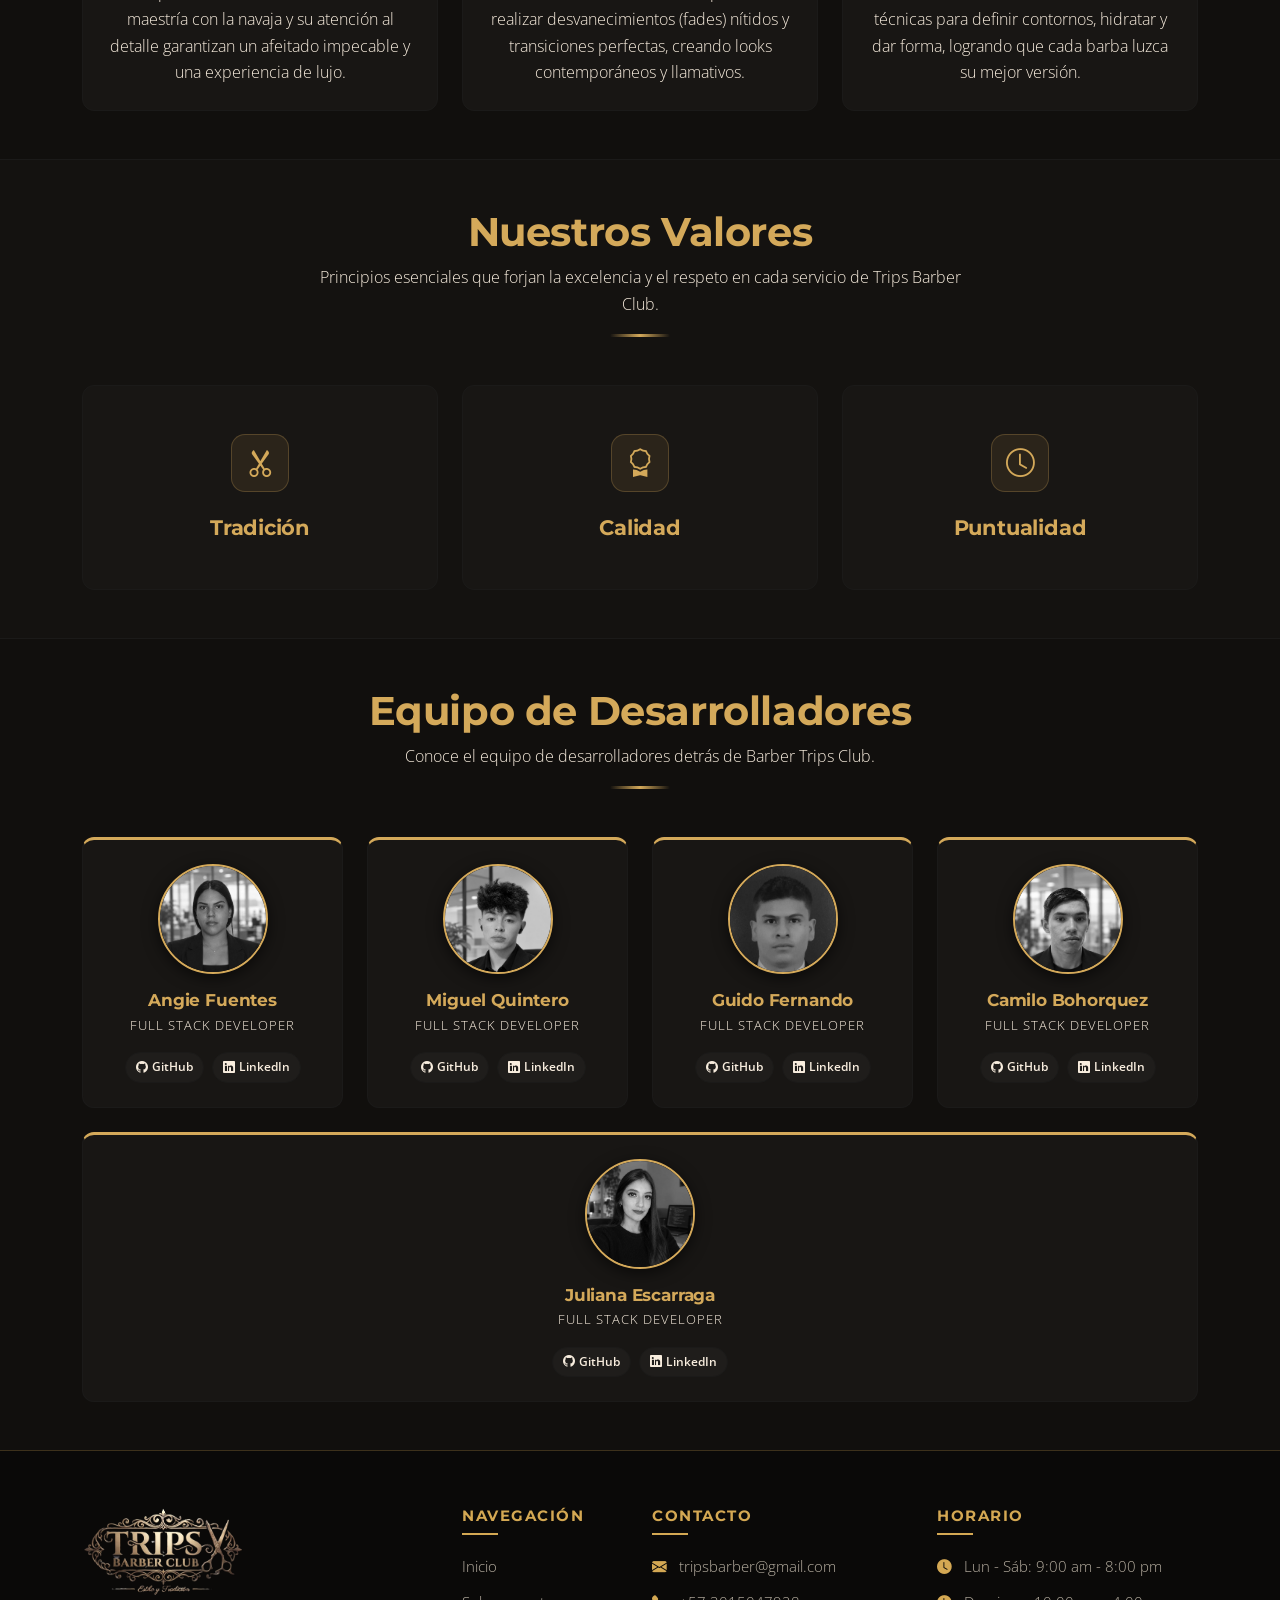
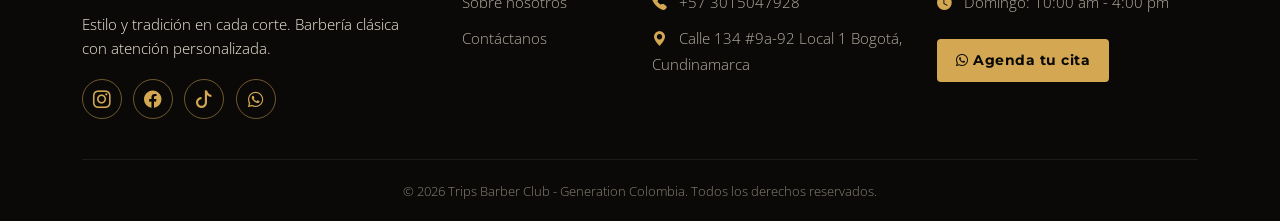
<file: Pages/sobreNosotros.html>
<!DOCTYPE html>
<html lang="es">

<head>
    <meta charset="UTF-8">
    <meta name="viewport" content="width=device-width, initial-scale=1.0">
    <title>Acerca de Nosotros - Trips Barber Club</title>
    <!-- Google Fonts: Montserrat (Bold 700) & Open Sans (300, 400, 600) -->
    <link rel="preconnect" href="https://fonts.googleapis.com">
    <link rel="preconnect" href="https://fonts.gstatic.com" crossorigin>
    <link
        href="https://fonts.googleapis.com/css2?family=Montserrat:wght@600;700;800&family=Open+Sans:wght@300;400;600&display=swap"
        rel="stylesheet">
    <!-- Bootstrap 5 CSS -->
    <link href="https://cdn.jsdelivr.net/npm/bootstrap@5.3.3/dist/css/bootstrap.min.css" rel="stylesheet">
    <!-- Bootstrap Icons -->
    <link rel="stylesheet" href="https://cdn.jsdelivr.net/npm/bootstrap-icons@1.11.3/font/bootstrap-icons.min.css">
    <!-- FontAwesome para WhatsApp -->
    <link rel="stylesheet" href="https://cdnjs.cloudflare.com/ajax/libs/font-awesome/6.4.0/css/all.min.css">
    <!-- Estilos personalizados -->
    <link rel="stylesheet" href="../CSS/styles.css">
</head>

<body>
    <!-- 1. NAVBAR -->
    <nav class="navbar navbar-expand-lg navbar-dark custom-navbar inicio-navbar sticky-top">
        <div class="container">

            <!-- Logo a la izquierda -->
            <a class="navbar-brand d-flex align-items-center" href="../index.html">
                <img src="../img/logo-recortado-small.png"
                     alt="Trips Barber Club Logo"
                     class="nav-logo"
                     style="height: 70px !important; width: auto !important; max-width: none;">
            </a>

            <!-- Botón para desplegar el menú en móvil -->
            <button class="navbar-toggler" type="button" data-bs-toggle="collapse" data-bs-target="#navbarStaticNav"
                aria-controls="navbarStaticNav" aria-expanded="false" aria-label="Abrir menú">
                <span class="navbar-toggler-icon"></span>
            </button>

            <!-- Enlaces a la derecha -->
            <div class="collapse navbar-collapse" id="navbarStaticNav">
                <ul class="navbar-nav ms-auto align-items-lg-center gap-lg-3">
                    <li class="nav-item">
                        <a class="nav-link" href="../index.html">Inicio</a>
                    </li>
                    <li class="nav-item">
                        <a class="nav-link active" aria-current="page" href="./sobreNosotros.html">Sobre Nosotros</a>
                    </li>
                    <li class="nav-item">
                        <a class="nav-link" href="./servicios.html">Servicios</a>
                    </li>
                    <li class="nav-item">
                        <a class="nav-link" href="./contactanos.html">Contactanos</a>
                    </li>
                    <li class="nav-item">
                        <a class="nav-link" href="./Administrador.html">Administrador</a>
                    </li>
                </ul>
            </div>
        </div>
    </nav>

    <!-- Franja elegante -->
    <div class="barber-accent-line" aria-hidden="true"></div>

    <!-- 2. CABECERA / HERO INTRO -->
    <header class="hero-carousel-section position-relative">
        <div id="heroBarberCarousel" class="carousel slide carousel-fade" data-bs-ride="carousel"
            data-bs-interval="4500">
            <!-- Indicadores -->
            <div class="carousel-indicators custom-indicators">
                <button type="button" data-bs-target="#heroBarberCarousel" data-bs-slide-to="0" class="active"
                    aria-current="true" aria-label="Slide 1"></button>
                <button type="button" data-bs-target="#heroBarberCarousel" data-bs-slide-to="1"
                    aria-label="Slide 2"></button>
                <button type="button" data-bs-target="#heroBarberCarousel" data-bs-slide-to="2"
                    aria-label="Slide 3"></button>
            </div>

            <!-- Diapositivas -->
            <div class="carousel-inner">
                <!-- Slide 1: Introducción Sobre Nosotros -->
                <div class="carousel-item active slide-1">
                    <div class="carousel-overlay d-flex align-items-center justify-content-center text-center">
                        <div class="container py-5">
                            <span class="badge-tag mb-3">CONÓCENOS</span>
                            <h1 class="hero-title display-4 fw-bold">Sobre Trips Barber Club</h1>
                            <p class="hero-subtitle lead mx-auto">Más que una barbería, un ritual exclusivo pensado para
                                tu distinción, combinando el arte clásico con las tendencias modernas.</p>
                            <div class="gold-divider mx-auto my-3"></div>
                        </div>
                    </div>
                </div>

                <!-- Slide 2: Equipo de Barberos -->
                <div class="carousel-item slide-2">
                    <div class="carousel-overlay d-flex align-items-center justify-content-center text-center">
                        <div class="container py-5">
                            <span class="badge-tag mb-3">EQUIPO</span>
                            <h2 class="hero-title display-4 fw-bold">Maestros de la barberia</h2>
                            <p class="hero-subtitle lead mx-auto">Profesionales apasionados dedicados a resaltar tu
                                mejor versión con técnica, precisión y estilo.</p>
                            <div class="gold-divider mx-auto my-3"></div>
                        </div>
                    </div>
                </div>

                <!-- Slide 3: Valores -->
                <div class="carousel-item slide-3">
                    <div class="carousel-overlay d-flex align-items-center justify-content-center text-center">
                        <div class="container py-5">
                            <span class="badge-tag mb-3">EXPERIENCIA</span>
                            <h2 class="hero-title display-4 fw-bold">Tradición, Calidad y Puntualidad</h2>
                            <p class="hero-subtitle lead mx-auto">Pilares fundamentales que garantizan un servicio de
                                excelencia y confianza en cada visita.</p>
                            <div class="gold-divider mx-auto my-3"></div>
                        </div>
                    </div>
                </div>
            </div>

            <!-- Controles Anterior / Siguiente -->
            <button class="carousel-control-prev custom-carousel-btn" type="button" data-bs-target="#heroBarberCarousel"
                data-bs-slide="prev" aria-label="Anterior">
                <span class="carousel-control-prev-icon" aria-hidden="true"></span>
            </button>
            <button class="carousel-control-next custom-carousel-btn" type="button" data-bs-target="#heroBarberCarousel"
                data-bs-slide="next" aria-label="Siguiente">
                <span class="carousel-control-next-icon" aria-hidden="true"></span>
            </button>
        </div>
    </header>

    <!-- 3. SECCIÓN DE LA BARBERÍA -->
    <section class="section-mv py-5">
        <div class="container">
            <div class="row g-4">
                <div class="col-lg-6">
                    <div class="custom-card mv-card h-100 p-4 p-md-5">
                        <div class="card-icon-wrapper mb-3">
                            <i class="bi bi-compass"></i>
                        </div>
                        <h2 class="section-card-title mb-3">Nuestra Misión</h2>
                        <p class="card-text-body">
                            Brindar una experiencia superior en el cuidado masculino y la barbería integral,
                            rescatando el arte del afeitado clásico combinado con las últimas tendencias de
                            estilismo. Nos enfocamos en exaltar la autenticidad, elegancia y seguridad de cada
                            caballero en un entorno exclusivo, sofisticado y de máxima relajación.
                        </p>
                    </div>
                </div>
                <div class="col-lg-6">
                    <div class="custom-card mv-card h-100 p-4 p-md-5">
                        <div class="card-icon-wrapper mb-3">
                            <i class="bi bi-eye"></i>
                        </div>
                        <h2 class="section-card-title mb-3">Nuestra Visión</h2>
                        <p class="card-text-body">
                            Consolidarnos como la barbería premium más influyente y distinguida, reconocida por el
                            rigor técnico de nuestros maestros, la calidez en el trato y la innovación constante en
                            tratamientos capilares y faciales masculinos, marcando un estándar de distinción
                            indiscutible.
                        </p>
                    </div>
                </div>
            </div>
        </div>
    </section>
    <!-- 4. SECCIÓN DE BARBEROS -->
    <section class="section-barbers py-5">
        <div class="container">
            <div class="text-center mb-5">
                <h2 class="section-heading display-6 fw-bold">Equipo de Barberos</h2>
                <p class="section-subtext mx-auto">Profesionales dedicados que transforman cada corte y perfilado en
                    una experiencia de distinción.</p>
                <div class="gold-divider mx-auto my-3"></div>
            </div>

            <div class="row g-4 justify-content-center">
                <!-- Barbero 1 -->
                <div class="col-md-6 col-lg-4">
                    <div class="custom-card barber-card h-100 text-center p-4">
                        <div class="barber-img-container mx-auto mb-4">
                            <img src="../img/barbero1.jpg" alt="Barbero" class="img-fluid barber-avatar">
                        </div>
                        <h3 class="barber-name mb-1">Carlos Ruiz</h3>
                        <span class="barber-specialty d-block mb-3">Especialista en barbería Clásica y Afeitado
                            Tradicional</span>
                        <p class="card-text-body mb-0">
                            Con más de 15 años de experiencia, Carlos es un perfeccionista del corte clásico. Su
                            maestría con la navaja y su atención al detalle garantizan un afeitado impecable y una
                            experiencia de lujo.
                        </p>
                    </div>
                </div>

                <!-- Barbero 2 -->
                <div class="col-md-6 col-lg-4">
                    <div class="custom-card barber-card h-100 text-center p-4">
                        <div class="barber-img-container mx-auto mb-4">
                            <img src="../img/barbero2.jpg" alt="Barbero" class="img-fluid barber-avatar">
                        </div>
                        <h3 class="barber-name mb-1">David Mendoza </h3>
                        <span class="barber-specialty d-block mb-3"> Especialista en estilos Modernos, Fades y
                            Diseños</span>
                        <p class="card-text-body mb-0">
                            David está siempre a la vanguardia de las últimas tendencias. Es un experto en realizar
                            desvanecimientos (fades) nítidos y transiciones perfectas, creando looks contemporáneos y
                            llamativos.
                        </p>
                    </div>
                </div>

                <!-- Barbero 3 -->
                <div class="col-md-6 col-lg-4">
                    <div class="custom-card barber-card h-100 text-center p-4">
                        <div class="barber-img-container mx-auto mb-4">
                            <img src="../img/barbero3.jpg" alt="Barbero" class="img-fluid barber-avatar">
                        </div>
                        <h3 class="barber-name mb-1">Miguel Torres </h3>
                        <span class="barber-specialty d-block mb-3">Especialista en arreglo de Barba y Estilismo
                            Integral</span>
                        <p class="card-text-body mb-0">
                            Miguel es un especialista en el cuidado y diseño de la barba. Domina diversas técnicas para
                            definir contornos, hidratar y dar forma, logrando que cada barba luzca su mejor versión.
                        </p>
                    </div>
                </div>
            </div>
        </div>
    </section>

    <!-- 5. SECCIÓN DE NUESTROS VALORES -->
    <section class="section-values py-5">
        <div class="container">
            <div class="text-center mb-5">
                <h2 class="section-heading display-6 fw-bold">Nuestros Valores</h2>
                <p class="section-subtext mx-auto">Principios esenciales que forjan la excelencia y el respeto en
                    cada servicio de Trips Barber Club.</p>
                <div class="gold-divider mx-auto my-3"></div>
            </div>

            <div class="row g-4">
                <!-- Valor 1: Tradición -->
                <div class="col-md-4">
                    <div class="custom-card value-card h-100 text-center p-4 p-lg-5">
                        <div class="value-icon-box mx-auto mb-4">
                            <i class="bi bi-scissors"></i>
                        </div>
                        <h3 class="value-title mb-0">Tradición</h3>
                    </div>
                </div>

                <!-- Valor 2: Calidad -->
                <div class="col-md-4">
                    <div class="custom-card value-card h-100 text-center p-4 p-lg-5">
                        <div class="value-icon-box mx-auto mb-4">
                            <i class="bi bi-award"></i>
                        </div>
                        <h3 class="value-title mb-0">Calidad</h3>
                    </div>
                </div>

                <!-- Valor 3: Puntualidad -->
                <div class="col-md-4">
                    <div class="custom-card value-card h-100 text-center p-4 p-lg-5">
                        <div class="value-icon-box mx-auto mb-4">
                            <i class="bi bi-clock"></i>
                        </div>
                        <h3 class="value-title mb-0">Puntualidad</h3>
                    </div>
                </div>
            </div>
        </div>
    </section>

    <!-- 6. SECCIÓN "EQUIPO DE DESARROLLADORES" -->
    <section class="section-developers py-5">
        <div class="container">
            <div class="text-center mb-5">
                <h2 class="section-heading display-6 fw-bold">Equipo de Desarrolladores</h2>
                <p class="section-subtext mx-auto">Conoce el equipo de desarrolladores detrás de Barber Trips Club.</p>
                <div class="gold-divider mx-auto my-3"></div>
            </div>

            <div class="row g-4 justify-content-center">
                <!-- Angie Fuentes -->
                <div class="col-sm-6 col-md-4 col-lg">
                    <article class="custom-card dev-card h-100 text-center p-3">
                        <div class="dev-photo-wrapper mx-auto mb-3">
                            <img src="../img/angie.jpg" alt="Foto de Angie Fuentes" class="dev-img">
                        </div>
                        <h3 class="dev-name mb-1">Angie Fuentes</h3>
                        <p class="dev-role mb-3">Full Stack Developer</p>
                        <div class="dev-links d-flex justify-content-center gap-2">
                            <a href="https://github.com/AngieFuentes2909" target="_blank" rel="noopener"
                                class="dev-link-btn" title="GitHub">
                                <i class="bi bi-github"></i> GitHub
                            </a>
                            <a href="https://www.linkedin.com/in/angie-saray-fuentes-carre%C3%B1o-desalloradora-software/"
                                target="_blank" rel="noopener" class="dev-link-btn" title="LinkedIn">
                                <i class="bi bi-linkedin"></i> LinkedIn
                            </a>
                        </div>
                    </article>
                </div>

                <!-- Miguel Quintero -->
                <div class="col-sm-6 col-md-4 col-lg">
                    <article class="custom-card dev-card h-100 text-center p-3">
                        <div class="dev-photo-wrapper mx-auto mb-3">
                            <img src="../img/miguel.png" alt="Foto de Miguel Quintero" class="dev-img">
                        </div>
                        <h3 class="dev-name mb-1">Miguel Quintero</h3>
                        <p class="dev-role mb-3">Full Stack Developer</p>
                        <div class="dev-links d-flex justify-content-center gap-2">
                            <a href="https://github.com/MiguelQuintero21" target="_blank" rel="noopener"
                                class="dev-link-btn" title="GitHub">
                                <i class="bi bi-github"></i> GitHub
                            </a>
                            <a href="https://www.linkedin.com/in/miguel-quintero-developer/" target="_blank"
                                rel="noopener" class="dev-link-btn" title="LinkedIn">
                                <i class="bi bi-linkedin"></i> LinkedIn
                            </a>
                        </div>
                    </article>
                </div>

                <!-- Guido Fernando -->
                <div class="col-sm-6 col-md-4 col-lg">
                    <article class="custom-card dev-card h-100 text-center p-3">
                        <div class="dev-photo-wrapper mx-auto mb-3">
                            <img src="../img/guido.jpg" alt="Foto de Guido Fernando" class="dev-img">
                        </div>
                        <h3 class="dev-name mb-1">Guido Fernando</h3>
                        <p class="dev-role mb-3">Full Stack Developer</p>
                        <div class="dev-links d-flex justify-content-center gap-2">
                            <a href="https://github.com/guido102002" target="_blank" rel="noopener" class="dev-link-btn"
                                title="GitHub">
                                <i class="bi bi-github"></i> GitHub
                            </a>
                            <a href="https://www.linkedin.com/in/guido-fernando-majin-ibarra-04845b2a6/" target="_blank"
                                rel="noopener" class="dev-link-btn" title="LinkedIn">
                                <i class="bi bi-linkedin"></i> LinkedIn
                            </a>
                        </div>
                    </article>
                </div>

                <!-- Camilo Bohorquez -->
                <div class="col-sm-6 col-md-4 col-lg">
                    <article class="custom-card dev-card h-100 text-center p-3">
                        <div class="dev-photo-wrapper mx-auto mb-3">
                            <img src="../img/juanBohorquez.jpeg" alt="Foto de Camilo Bohorquez" class="dev-img">
                        </div>
                        <h3 class="dev-name mb-1">Camilo Bohorquez</h3>
                        <p class="dev-role mb-3">Full Stack Developer</p>
                        <div class="dev-links d-flex justify-content-center gap-2">
                            <a href="https://github.com/JuanCamiloB777" target="_blank" rel="noopener"
                                class="dev-link-btn" title="GitHub">
                                <i class="bi bi-github"></i> GitHub
                            </a>
                            <a href="#" target="_blank" rel="noopener" class="dev-link-btn" title="LinkedIn">
                                <i class="bi bi-linkedin"></i> LinkedIn
                            </a>
                        </div>
                    </article>
                </div>

                <!-- Juliana Escarraga -->
                <div class="col-sm-6 col-md-4 col-lg">
                    <article class="custom-card dev-card h-100 text-center p-3">
                        <div class="dev-photo-wrapper mx-auto mb-3">
                            <img src="../img/juliana.png" alt="Foto de Juliana Escarraga" class="dev-img">
                        </div>
                        <h3 class="dev-name mb-1">Juliana Escarraga</h3>
                        <p class="dev-role mb-3">Full Stack Developer</p>
                        <div class="dev-links d-flex justify-content-center gap-2">
                            <a href="https://github.com/julianaescarraga3-ops" target="_blank" rel="noopener"
                                class="dev-link-btn" title="GitHub">
                                <i class="bi bi-github"></i> GitHub
                            </a>
                            <a href="https://www.linkedin.com/in/juliana-escarraga-desarrollo-full-stack-java/"
                                target="_blank" rel="noopener" class="dev-link-btn" title="LinkedIn">
                                <i class="bi bi-linkedin"></i> LinkedIn
                            </a>
                        </div>
                    </article>
                </div>
            </div>
        </div>
    </section>

    <!-- 8. FOOTER-->
    <footer class="custom-footer">
        <div class="container">
            <div class="row gy-4 footer-main">

                <!-- Marca + redes -->
                <div class="col-lg-4 col-md-6 text-center text-md-start">
                    <img src="../img/logo-recortado-small.png" alt="Trips Barber Club" class="footer-logo mb-3">
                    <p class="footer-text">
                        Estilo y tradición en cada corte. Barbería clásica con atención personalizada.
                    </p>
                    <div class="footer-social">
                        <a href="#" target="_blank" rel="noopener" aria-label="Instagram"><i class="bi bi-instagram"></i></a>
                        <a href="#" target="_blank" rel="noopener" aria-label="Facebook"><i class="bi bi-facebook"></i></a>
                        <a href="#" target="_blank" rel="noopener" aria-label="TikTok"><i class="bi bi-tiktok"></i></a>
                        <a href="https://wa.me/573015047928" target="_blank" rel="noopener" aria-label="WhatsApp"><i class="fa-brands fa-whatsapp"></i></a>
                    </div>
                </div>

                <!-- Enlaces rápidos -->
                <div class="col-lg-2 col-md-6 text-center text-md-start">
                    <h5 class="footer-heading">Navegación</h5>
                    <ul class="footer-links">
                        <li><a href="../index.html">Inicio</a></li>
                        <li><a href="./sobreNosotros.html">Sobre nosotros</a></li>
                        <li><a href="./contactanos.html">Contáctanos</a></li>
                    </ul>
                </div>

                <!-- Contacto -->
                <div class="col-lg-3 col-md-6 text-center text-md-start">
                    <h5 class="footer-heading">Contacto</h5>
                    <ul class="footer-contact">
                        <li><i class="bi bi-envelope-fill"></i> <a href="mailto:tripsbarber@gmail.com">tripsbarber@gmail.com</a></li>
                        <li><i class="bi bi-telephone-fill"></i> <a href="tel:+573015047928">+57 3015047928</a></li>
                        <li><i class="bi bi-geo-alt-fill"></i> <span>Calle 134 #9a-92 Local 1 Bogotá, Cundinamarca</span></li>
                    </ul>
                </div>

                <!-- Horario -->
                <div class="col-lg-3 col-md-6 text-center text-md-start">
                    <h5 class="footer-heading">Horario</h5>
                    <ul class="footer-contact">
                        <li><i class="bi bi-clock-fill"></i> <span>Lun - Sáb: 9:00 am - 8:00 pm</span></li>
                        <li><i class="bi bi-clock-fill"></i> <span>Domingo: 10:00 am - 4:00 pm</span></li>
                    </ul>
                    <a href="https://wa.me/573015047928" target="_blank" rel="noopener" class="footer-btn">
                        <i class="fa-brands fa-whatsapp"></i> Agenda tu cita
                    </a>
                </div>

            </div>

            <!-- Franja final -->
            <div class="footer-bottom text-center">
                <p class="footer-copy mb-0">&copy; 2026 Trips Barber Club - Generation Colombia. Todos los derechos reservados.</p>
            </div>
        </div>
    </footer>

    <!-- Botón flotante de WhatsApp -->
    <a href="https://wa.me/573015047928?text=Hola,%20quiero%20más%20información%20sobre%20los%20servicios%20de%20Barber%20Trips%20Club"
        class="whatsapp-flotante" target="_blank" rel="noopener noreferrer" aria-label="Chat de WhatsApp">
        <i class="fab fa-whatsapp"></i>
    </a>

    <!-- Bootstrap 5 Bundle JS -->
    <script src="https://cdn.jsdelivr.net/npm/bootstrap@5.3.3/dist/js/bootstrap.bundle.min.js"></script>
    <script src="../JS/auth.js"></script>
</body>

</html>
</file>
<file: CSS/styles.css>
:root {
    --bg-black: #141210;
    --dark-grey: #1b1a19;
    --card-surface: #181614;
    --gold: #d4a95a;
    --gold-dark: #b88d3f;
    --gold-glow: rgba(212, 169, 90, 0.15);
    --grey: #f8edde;
    --grey-light: #dcd4c8;

    --font-heading: 'Montserrat', sans-serif;
    --font-body: 'Open Sans', sans-serif;
    --transition: all 0.3s cubic-bezier(0.25, 0.8, 0.25, 1);
}

/* ---------------- RESET & BASE ---------------- */
*,
*::before,
*::after {
    box-sizing: border-box;
}

body {
    background-color: var(--bg-black);
    color: var(--grey);
    font-family: var(--font-body);
    font-weight: 300;
    line-height: 1.7;
    overflow-x: hidden;
}

h1,
h2,
h3,
h4,
h5,
h6,
.hero-title,
.section-heading,
.section-card-title,
.barber-name,
.value-title,
.dev-name,
.brand-text,
.footer-title,
.side-title {
    font-family: var(--font-heading);
    font-weight: 700;
    color: var(--gold);
    letter-spacing: -0.01em;
}

p,
.card-text-body {
    color: var(--grey);
    font-size: 0.98rem;
}

a {
    color: var(--gold);
    text-decoration: none;
    transition: var(--transition);
}

a:hover {
    color: var(--gold-dark);
}

/* ---------------- COMPONENTES COMUNES ---------------- */

/* Badge decorativo */
.badge-tag {
    display: inline-block;
    padding: 0.35rem 1rem;
    font-size: 0.75rem;
    font-weight: 600;
    letter-spacing: 2px;
    text-transform: uppercase;
    color: var(--gold);
    background-color: rgba(212, 169, 90, 0.08);
    border: 1px solid rgba(212, 169, 90, 0.25);
    border-radius: 50px;
}

/* Divisor dorado */
.gold-divider {
    width: 60px;
    height: 3px;
    background: linear-gradient(90deg, transparent, var(--gold), transparent);
    border-radius: 2px;
}

/* Franja decorativa */
.barber-accent-line {
    height: 5px;
    background: repeating-linear-gradient(-45deg,
            var(--gold) 0,
            var(--gold) 14px,
            var(--bg-black) 14px,
            var(--bg-black) 28px,
            var(--gold-dark) 28px,
            var(--gold-dark) 42px,
            var(--dark-grey) 42px,
            var(--dark-grey) 56px);
    opacity: 0.9;
}

.custom-card,
.benefit-card,
.service-card,
.step-card {
    background-color: var(--card-surface);
    border: 1px solid var(--dark-grey);
    border-radius: 12px;
    transition: var(--transition);
    position: relative;
    overflow: hidden;
}

.custom-card::before,
.benefit-card::before,
.service-card::before,
.step-card::before {
    content: '';
    position: absolute;
    top: 0;
    left: 0;
    right: 0;
    height: 2px;
    background: linear-gradient(90deg, transparent, rgba(212, 169, 90, 0.5), transparent);
    opacity: 0;
    transition: var(--transition);
}

.custom-card:hover,
.benefit-card:hover,
.service-card:hover,
.step-card:hover {
    transform: translateY(-5px);
    border-color: rgba(212, 169, 90, 0.35);
    box-shadow: 0 12px 30px rgba(0, 0, 0, 0.6), 0 0 15px var(--gold-glow);
}

.custom-card:hover::before,
.benefit-card:hover::before,
.service-card:hover::before,
.step-card:hover::before {
    opacity: 1;
}

/* ---------------- 1. NAVBAR  ---------------- */
.custom-navbar {
    background-color: #12100e !important;
    border-bottom: 1px solid var(--dark-grey);
    padding: 0.9rem 0;
    backdrop-filter: blur(10px);
}

.brand-logo {
    width: 96px;
    height: 96px;
    border-radius: 50%;
    object-fit: cover;
    border: 2.5px solid var(--gold);
    box-shadow: 0 0 20px var(--gold-glow);
    transition: var(--transition);
}

.brand-logo:hover {
    transform: scale(1.06);
    border-color: var(--gold-dark);
    box-shadow: 0 0 25px rgba(212, 169, 90, 0.4);
}

.navbar-nav .nav-link {
    font-family: var(--font-body);
    font-size: 0.95rem;
    font-weight: 400;
    color: var(--grey) !important;
    padding: 0.5rem 1rem !important;
    transition: var(--transition);
    position: relative;
}

.navbar-nav .nav-link:hover,
.navbar-nav .nav-link.active {
    color: var(--gold) !important;
}

.navbar-nav .nav-link.active::after {
    content: '';
    position: absolute;
    bottom: -4px;
    left: 1rem;
    right: 1rem;
    height: 2px;
    background-color: var(--gold);
}

/* ---------------- 2. HERO  ---------------- */
.hero-carousel-section {
    background-color: var(--bg-black);
    border-bottom: 1px solid var(--dark-grey);
    overflow: hidden;
}

.hero-carousel-section .carousel-item {
    min-height: 440px;
    background-size: cover;
    background-position: center;
    background-repeat: no-repeat;
    transition: transform 0.8s cubic-bezier(0.4, 0, 0.2, 1), opacity 0.8s ease-in-out;
}

.hero-carousel-section .slide-1 {
    background: radial-gradient(circle at 50% 40%, rgba(212, 169, 90, 0.12) 0%, transparent 65%), #141210;
}

.hero-carousel-section .slide-2 {
    background: radial-gradient(circle at 60% 40%, rgba(184, 141, 63, 0.15) 0%, transparent 65%), #12100e;
}

.hero-carousel-section .slide-3 {
    background: radial-gradient(circle at 40% 40%, rgba(212, 169, 90, 0.1) 0%, transparent 65%), #151311;
}

.carousel-overlay {
    min-height: 440px;
    padding: 3rem 1rem;
    background: linear-gradient(180deg, rgba(20, 18, 16, 0.4) 0%, rgba(20, 18, 16, 0.85) 100%);
}

.hero-title {
    font-size: clamp(2.2rem, 5vw, 3.8rem);
    text-shadow: 0 4px 20px rgba(0, 0, 0, 0.9);
}

.hero-subtitle,
.inicio-hero-subtitle {
    color: var(--grey);
    font-size: 1.25rem;
    max-width: 620px;
}

.custom-indicators {
    margin-bottom: 1.2rem;
    gap: 8px;
}

.custom-indicators button {
    width: 32px !important;
    height: 4px !important;
    background-color: var(--grey) !important;
    opacity: 0.4 !important;
    border: none !important;
    border-radius: 2px;
    transition: var(--transition) !important;
}

.custom-indicators button.active {
    width: 48px !important;
    background-color: var(--gold) !important;
    opacity: 1 !important;
    box-shadow: 0 0 10px var(--gold-glow);
}

.custom-carousel-btn {
    width: 5%;
    opacity: 0.6;
    transition: var(--transition);
}

.custom-carousel-btn:hover {
    opacity: 1;
}

.custom-carousel-btn .carousel-control-prev-icon,
.custom-carousel-btn .carousel-control-next-icon {
    width: 42px;
    height: 42px;
    border-radius: 50%;
    background-color: rgba(27, 26, 25, 0.7);
    border: 1px solid var(--gold-dark);
    background-size: 55%;
    transition: var(--transition);
}

.custom-carousel-btn:hover .carousel-control-prev-icon,
.custom-carousel-btn:hover .carousel-control-next-icon {
    background-color: var(--gold);
    border-color: var(--gold);
    filter: invert(1);
    transform: scale(1.1);
}

/* ---------------- 3. MISIÓN Y VISIÓN ---------------- */
.section-mv {
    background-color: var(--bg-black);
}

.mv-card {
    border-left: 3px solid var(--gold);
}

.card-icon-wrapper,
.benefit-icon {
    width: 52px;
    height: 52px;
    border-radius: 10px;
    background: rgba(212, 169, 90, 0.1);
    border: 1px solid rgba(212, 169, 90, 0.25);
    display: flex;
    align-items: center;
    justify-content: center;
    font-size: 1.6rem;
    color: var(--gold);
}

.section-card-title {
    font-size: 1.6rem;
}

/* ---------------- 4. BARBEROS ---------------- */
.section-barbers {
    background-color: #110f0d;
    border-top: 1px solid var(--dark-grey);
    border-bottom: 1px solid var(--dark-grey);
}

.section-subtext,
.inicio-subtext {
    max-width: 650px;
    color: var(--grey);
    font-size: 1rem;
}

.barber-card {
    padding-top: 2rem !important;
}

.barber-img-container {
    width: 140px;
    height: 140px;
    border-radius: 50%;
    padding: 6px;
    background: radial-gradient(circle, rgba(212, 169, 90, 0.2) 0%, transparent 70%);
    border: 2px dashed var(--gold-dark);
    display: flex;
    align-items: center;
    justify-content: center;
    transition: var(--transition);
}

.barber-avatar {
    width: 100%;
    height: 100%;
    object-fit: cover;
    border-radius: 50%;
    filter: grayscale(80%);
    transition: var(--transition);
}

.barber-card:hover .barber-avatar {
    filter: grayscale(0%);
    transform: scale(1.05);
}

.barber-card:hover .barber-img-container {
    border-color: var(--gold);
    border-style: solid;
    box-shadow: 0 0 20px var(--gold-glow);
}

.barber-name {
    font-size: 1.35rem;
}

.barber-specialty {
    font-size: 0.85rem;
    font-weight: 600;
    color: var(--gold-dark);
    text-transform: uppercase;
    letter-spacing: 1.2px;
}

/* ---------------- 5. NUESTROS VALORES ---------------- */
.section-values {
    background-color: var(--bg-black);
}

.value-icon-box {
    width: 58px;
    height: 58px;
    display: flex;
    align-items: center;
    justify-content: center;
    background: rgba(212, 169, 90, 0.1);
    border: 1px solid rgba(212, 169, 90, 0.25);
    border-radius: 14px;
    font-size: 1.8rem;
    color: var(--gold);
    transition: var(--transition);
}

.value-card:hover .value-icon-box {
    border-color: var(--gold);
    background-color: rgba(212, 169, 90, 0.2);
    box-shadow: 0 0 20px var(--gold-glow);
    transform: scale(1.08);
}

.value-title {
    font-size: 1.3rem;
}

/* ---------------- 6. EQUIPO DE DESARROLLADORES ---------------- */
.section-developers {
    background-color: #110f0d;
    border-top: 1px solid var(--dark-grey);
}

.dev-card {
    border-top: 3px solid var(--gold);
    padding: 1.5rem 1rem !important;
}

.dev-photo-wrapper {
    width: 110px;
    height: 110px;
    border-radius: 50%;
    overflow: hidden;
    border: 2px solid var(--gold);
    background-color: #0b0a09;
    box-shadow: 0 4px 15px rgba(0, 0, 0, 0.6);
}

.dev-img {
    width: 100%;
    height: 100%;
    object-fit: cover;
    object-position: center top;
    filter: grayscale(100%);
    transition: var(--transition);
}

.dev-card:hover .dev-img {
    filter: grayscale(0%);
    transform: scale(1.08);
}

.dev-card:hover {
    border-top-color: var(--gold-dark);
}

.dev-name {
    font-size: 1.05rem;
    white-space: nowrap;
}

.dev-role {
    font-size: 0.8rem;
    color: var(--grey);
    text-transform: uppercase;
    letter-spacing: 1px;
}

.dev-link-btn {
    display: inline-flex;
    align-items: center;
    gap: 4px;
    font-size: 0.75rem;
    font-weight: 600;
    color: var(--grey);
    background-color: rgba(255, 255, 255, 0.03);
    border: 1px solid var(--dark-grey);
    border-radius: 20px;
    padding: 4px 10px;
    transition: var(--transition);
}

.dev-link-btn:hover {
    color: var(--bg-black);
    background-color: var(--gold);
    border-color: var(--gold);
}

/* ---------------- 7. SECCIÓN CONTÁCTANOS & FORMULARIO ---------------- */
.form-card {
    background: var(--card-surface);
    border: 1px solid var(--dark-grey);
    border-top: 4px solid var(--gold);
    border-radius: 12px;
    padding: 28px 26px 30px;
}

.form-card h2 {
    font-size: 1.4rem;
    margin-bottom: 20px;
}

input,
select,
textarea {
    width: 100%;
    font: inherit;
    color: var(--grey-light);
    background: var(--bg-black);
    border: 1.5px solid var(--dark-grey);
    border-radius: 8px;
    padding: 11px 13px;
    transition: border-color 0.2s ease;
    color-scheme: dark;
}

textarea {
    resize: vertical;
}

input::placeholder,
textarea::placeholder {
    color: #6f6450;
}

input:focus,
select:focus,
textarea:focus {
    outline: none;
    border-color: var(--gold);
    box-shadow: 0 0 10px var(--gold-glow);
}

.map-card {
    border: 1.5px solid var(--gold);
    border-radius: 12px;
    overflow: hidden;
    background: var(--dark-grey);
}

.map-card iframe {
    display: block;
    width: 100%;
    height: 280px;
    border: 0;
    filter: grayscale(0.4) contrast(0.95);
}

.info-card {
    background: var(--card-surface);
    border: 1px solid var(--dark-grey);
    border-top: 4px solid var(--gold);
    border-radius: 12px;
    padding: 24px;
}

.contact-list li,
.hours li {
    display: flex;
    justify-content: space-between;
    gap: 16px;
    padding: 8px 0;
    border-bottom: 1px solid var(--dark-grey);
    color: var(--grey);
}

.contact-list a {
    color: var(--grey-light);
    border-bottom: 1px solid var(--gold);
}

.contact-list a:hover {
    color: var(--gold);
}

/* ---------------- 8. FOOTER & WHATSAPP FLOTANTE ---------------- */
.custom-footer {
    background-color: #0c0b09;
    border-top: 1px solid var(--dark-grey);
}

.footer-title {
    font-size: 1.4rem;
    letter-spacing: 1.5px;
    text-transform: uppercase;
}

.footer-copy {
    font-size: 0.85rem;
    color: var(--grey);
}

/* Botón flotante de WhatsApp */
.whatsapp-flotante {
    position: fixed;
    bottom: 25px;
    right: 25px;
    background: linear-gradient(135deg, #f39c12, #d68910);
    color: #121212;
    width: 60px;
    height: 60px;
    border-radius: 50%;
    display: flex;
    justify-content: center;
    align-items: center;
    font-size: 32px;
    box-shadow: 0 4px 20px rgba(243, 156, 18, 0.4);
    z-index: 1000;
    transition: transform 0.3s ease, box-shadow 0.3s ease;
    border: 2px solid #fff;
    text-decoration: none;
}

.whatsapp-flotante:hover {
    transform: scale(1.1);
    box-shadow: 0 6px 25px rgba(243, 156, 18, 0.7);
    color: #121212;
}

/* ---------------- RESPONSIVE ---------------- */
@media (max-width: 991.98px) {
    .navbar-collapse {
        background-color: #151311;
        padding: 1.2rem;
        margin-top: 0.8rem;
        border-radius: 8px;
        border: 1px solid var(--dark-grey);
    }

    .navbar-nav .nav-link.active::after {
        display: none;
    }
}

@media (max-width: 576px) {
    .brand-logo {
        width: 72px;
        height: 72px;
    }

    .hero-title {
        font-size: 2.2rem;
    }

    .section-heading {
        font-size: 1.8rem;
    }

    .dev-name {
        font-size: 1rem;
        white-space: normal;
    }
}

/* ---------------- 9. PÁGINA DE INICIO (HERO + RESERVA) ---------------- */

/* Hero */
.inicio-hero {
    position: relative;
    overflow: hidden;
    padding: clamp(3rem, 8vw, 6rem) 0;
    background:
        radial-gradient(circle at 18% 20%, rgba(212, 169, 90, 0.14) 0%, transparent 55%),
        radial-gradient(circle at 85% 65%, rgba(184, 141, 63, 0.10) 0%, transparent 55%),
        var(--bg-black);
    border-bottom: 1px solid var(--dark-grey);
}

.inicio-hero-eyebrow {
    display: inline-block;
    font-family: var(--font-heading);
    font-weight: 700;
    font-size: 0.75rem;
    letter-spacing: 3px;
    text-transform: uppercase;
    color: var(--gold);
    margin-bottom: 1.1rem;
}

.inicio-hero-title {
    font-weight: 800;
    color: #f4efe7;
    font-size: clamp(2.2rem, 6vw, 4.2rem);
    line-height: 1.05;
    letter-spacing: -0.02em;
    margin-bottom: 1.5rem;
}

.inicio-hero-subtitle {
    font-size: clamp(0.95rem, 2vw, 1.1rem);
    margin-bottom: 2rem;
}

/* Botones reutilizables */
.btn-gold {
    background: linear-gradient(135deg, var(--gold), var(--gold-dark));
    color: #121212;
    font-family: var(--font-heading);
    font-weight: 700;
    border: none;
    border-radius: 50px;
    padding: 0.8rem 1.9rem;
    letter-spacing: 0.5px;
    transition: var(--transition);
}

.btn-gold:hover,
.btn-gold:focus {
    color: #121212;
    transform: translateY(-3px);
    box-shadow: 0 10px 25px rgba(212, 169, 90, 0.35);
}

.btn-outline-gold {
    background: transparent;
    color: var(--gold);
    font-family: var(--font-heading);
    font-weight: 700;
    border: 2px solid var(--gold);
    border-radius: 50px;
    padding: 0.8rem 1.9rem;
    letter-spacing: 0.5px;
    transition: var(--transition);
}

.btn-outline-gold:hover,
.btn-outline-gold:focus {
    background: var(--gold);
    color: #121212;
    transform: translateY(-3px);
}

/* Widget de búsqueda */
.inicio-search-widget {
    background: var(--card-surface);
    border: 1px solid var(--dark-grey);
    border-top: 3px solid var(--gold);
    border-radius: 16px;
    padding: 1.25rem;
    margin-top: 2.5rem;
    box-shadow: 0 20px 50px rgba(0, 0, 0, 0.5);
}

.inicio-search-widget .form-label {
    font-size: 0.72rem;
    font-weight: 600;
    letter-spacing: 1px;
    text-transform: uppercase;
    color: var(--gold);
    margin-bottom: 0.35rem;
}

.inicio-search-widget .form-control,
.inicio-search-widget .form-select {
    background-color: var(--bg-black);
    border: 1px solid var(--dark-grey);
    color: var(--grey-light);
    border-radius: 8px;
    color-scheme: dark;
}

.inicio-search-widget .form-select {
    background-image: url("data:image/svg+xml,%3csvg xmlns='http://www.w3.org/2000/svg' viewBox='0 0 16 16'%3e%3cpath fill='none' stroke='%23d4a95a' stroke-linecap='round' stroke-linejoin='round' stroke-width='2' d='m2 5 6 6 6-6'/%3e%3c/svg%3e");
}

.inicio-search-widget .form-control:focus,
.inicio-search-widget .form-select:focus {
    border-color: var(--gold);
    box-shadow: 0 0 10px var(--gold-glow);
}

.inicio-search-widget .invalid-feedback {
    color: #e08a8a;
    font-size: 0.72rem;
    margin-top: 0.25rem;
}

/* Secciones */
.inicio-section {
    padding: clamp(3rem, 7vw, 5rem) 0;
}

.inicio-section-alt {
    background: #110f0d;
    border-top: 1px solid var(--dark-grey);
    border-bottom: 1px solid var(--dark-grey);
}

.inicio-heading {
    font-weight: 800;
    font-size: clamp(1.6rem, 3.5vw, 2.4rem);
}

.inicio-subtext {
    margin: 0 auto;
}

/* Beneficios (reutiliza .custom-card y .card-icon-wrapper) */
.benefit-card {
    padding: 1.75rem 1.25rem;
    height: 100%;
    text-align: center;
    border-radius: 14px;
}

.benefit-icon {
    width: 58px;
    height: 58px;
    border-radius: 14px;
    margin: 0 auto 1rem;
}

.benefit-title {
    color: var(--grey-light);
    font-size: 1.05rem;
    margin-bottom: 0.5rem;
}

.benefit-text {
    font-size: 0.9rem;
    margin: 0;
}

/* Servicios (reutiliza .custom-card) */
.service-card {
    display: flex;
    flex-direction: column;
    height: 100%;
    border-radius: 16px;
}

.service-media {
    position: relative;
    height: 180px;
    overflow: hidden;
}

.service-media img {
    width: 100%;
    height: 100%;
    object-fit: cover;
    filter: grayscale(35%);
    transition: var(--transition);
}

.service-card:hover .service-media img {
    filter: grayscale(0%);
    transform: scale(1.06);
}

.service-price {
    position: absolute;
    bottom: 12px;
    left: 12px;
    background: rgba(20, 18, 16, 0.9);
    border: 1px solid var(--gold);
    color: var(--gold);
    font-family: var(--font-heading);
    font-weight: 700;
    font-size: 0.8rem;
    padding: 0.3rem 0.7rem;
    border-radius: 50px;
}

.service-body {
    padding: 1.25rem;
    display: flex;
    flex-direction: column;
    flex: 1;
}

.service-name {
    color: var(--grey-light);
    font-size: 1.1rem;
    margin-bottom: 0.35rem;
}

.service-meta {
    font-size: 0.82rem;
    margin-bottom: 1rem;
    display: flex;
    align-items: center;
    gap: 0.4rem;
}

.service-body .btn {
    margin-top: auto;
    align-self: flex-start;
}

/* Cómo funciona (reutiliza .custom-card) */
.step-card {
    padding: 2rem 1.25rem 1.5rem;
    height: 100%;
    text-align: center;
    border-radius: 14px;
    overflow: visible;
}

.step-number {
    position: absolute;
    top: -18px;
    left: 50%;
    transform: translateX(-50%);
    width: 44px;
    height: 44px;
    border-radius: 50%;
    background: linear-gradient(135deg, var(--gold), var(--gold-dark));
    color: #121212;
    font-family: var(--font-heading);
    font-weight: 800;
    display: flex;
    align-items: center;
    justify-content: center;
    box-shadow: 0 6px 16px rgba(0, 0, 0, 0.5);
}

.step-icon {
    font-size: 2rem;
    color: var(--gold);
    margin: 0.5rem 0 0.75rem;
}

.step-title {
    color: var(--grey-light);
    font-size: 1.05rem;
    margin-bottom: 0.4rem;
}

.step-text {
    font-size: 0.9rem;
    margin: 0;
}

/* FAQ */
.faq-accordion .accordion-item {
    background: var(--card-surface);
    border: 1px solid var(--dark-grey);
    border-radius: 12px !important;
    margin-bottom: 0.75rem;
    overflow: hidden;
}

.faq-accordion .accordion-button {
    background: var(--card-surface);
    color: var(--grey-light);
    font-family: var(--font-heading);
    font-weight: 600;
    box-shadow: none;
}

.faq-accordion .accordion-button:not(.collapsed) {
    background: rgba(212, 169, 90, 0.08);
    color: var(--gold);
}

.faq-accordion .accordion-button:focus {
    box-shadow: 0 0 0 0.2rem var(--gold-glow);
}

.faq-accordion .accordion-body {
    color: var(--grey);
    font-size: 0.92rem;
}

.faq-accordion .accordion-button::after {
    filter: sepia(1) saturate(3) hue-rotate(5deg);
}

/* Responsive de la página de inicio */
@media (max-width: 991.98px) {
    .inicio-hero {
        text-align: center;
    }

    .inicio-hero-subtitle {
        margin-left: auto;
        margin-right: auto;
    }

    .inicio-search-widget {
        margin-top: 2rem;
    }
}

@media (max-width: 575.98px) {
    .inicio-hero-title {
        font-size: 2rem;
    }

    .service-media {
        height: 150px;
    }
}

/* Navbar de la página de inicio */
.inicio-navbar .nav-link {
    font-family: var(--font-heading);
    font-weight: 600;
    font-size: 0.82rem;
    letter-spacing: 1.2px;
    text-transform: uppercase;
    color: var(--grey-light) !important;
}

.inicio-navbar .nav-link:hover,
.inicio-navbar .nav-link.active {
    color: var(--gold) !important;
}

.inicio-navbar .navbar-cta {
    font-size: 0.82rem;
    padding: 0.55rem 1.4rem;
    letter-spacing: 0.8px;
}

.inicio-navbar .navbar-toggler {
    border-color: rgba(212, 169, 90, 0.4);
}

.inicio-navbar .navbar-toggler:focus {
    box-shadow: 0 0 0 0.2rem var(--gold-glow);
}

/* Resaltado del widget al elegir un servicio */
.inicio-search-widget.is-highlighted {
    animation: inicio-widget-pulse 1.2s ease-in-out 2;
}

@keyframes inicio-widget-pulse {
    0%,
    100% {
        box-shadow: 0 20px 50px #d4a95a;
    }

    50% {
        box-shadow: 0 0 0 6px var(--gold-glow), 0 20px 50px rgba(0, 0, 0, 0.5);
    }
}

/* ===== LOGO DEL NAVBAR ===== */
.navbar-brand {
    padding: 0;
    margin: 0;
}

.nav-logo {
    height: 70px;
    width: auto;
    display: block;
}

.custom-navbar {
    padding-top: 0.5rem;
    padding-bottom: 0.5rem;
}

@media (max-width: 991px) {
    .nav-logo {
        height: 55px;
    }
}

/* ===== FOOTER ===== */
.custom-footer {
    background: #0a0908;
    border-top: 1px solid rgba(212, 168, 83, 0.25);
    padding-top: 3.5rem;
    color: #b8b0a2;
    font-family: 'Open Sans', sans-serif;
}

.footer-main {
    padding-bottom: 2.5rem;
}

.footer-logo {
    height: 90px;
    width: auto;
}

.footer-text {
    font-size: 0.92rem;
    line-height: 1.6;
    max-width: 320px;
}

.footer-heading {
    font-family: 'Montserrat', sans-serif;
    font-weight: 700;
    font-size: 0.95rem;
    letter-spacing: 1.5px;
    text-transform: uppercase;
    color: #d4a853;
    margin-bottom: 1.2rem;
    position: relative;
    padding-bottom: 0.6rem;
}

.footer-heading::after {
    content: "";
    position: absolute;
    left: 0;
    bottom: 0;
    width: 36px;
    height: 2px;
    background: #d4a853;
}

/* Listas */
.footer-links,
.footer-contact {
    list-style: none;
    padding: 0;
    margin: 0;
}

.footer-links li,
.footer-contact li {
    margin-bottom: 0.7rem;
    font-size: 0.92rem;
}

.footer-links a,
.footer-contact a {
    color: #b8b0a2;
    text-decoration: none;
    transition: color 0.25s ease;
}

.footer-links a:hover,
.footer-contact a:hover {
    color: #d4a853;
}

.footer-contact i {
    color: #d4a853;
    margin-right: 0.5rem;
}

/* Redes sociales */
.footer-social {
    display: flex;
    gap: 0.7rem;
    margin-top: 1.2rem;
}

.footer-social a {
    width: 40px;
    height: 40px;
    display: inline-flex;
    align-items: center;
    justify-content: center;
    border: 1px solid rgba(212, 168, 83, 0.5);
    border-radius: 50%;
    color: #d4a853;
    font-size: 1.1rem;
    text-decoration: none;
    transition: all 0.25s ease;
}

.footer-social a:hover {
    background: #d4a853;
    color: #0a0908;
    transform: translateY(-3px);
}

/* Botón de cita */
.footer-btn {
    display: inline-block;
    margin-top: 0.8rem;
    padding: 0.6rem 1.2rem;
    background: #d4a853;
    color: #0a0908;
    font-family: 'Montserrat', sans-serif;
    font-weight: 700;
    font-size: 0.85rem;
    letter-spacing: 0.5px;
    border-radius: 4px;
    text-decoration: none;
    transition: background 0.25s ease, transform 0.25s ease;
}

.footer-btn:hover {
    background: #e6bf72;
    color: #0a0908;
    transform: translateY(-2px);
}

/* Franja final */
.footer-bottom {
    border-top: 1px solid rgba(255, 255, 255, 0.08);
    padding: 1.2rem 0;
}

.footer-copy {
    font-size: 0.82rem;
    color: #8a8377;
}

/* En móvil, centrar la línea decorativa de los títulos */
@media (max-width: 767px) {
    .footer-heading::after {
        left: 50%;
        transform: translateX(-50%);
    }

    .footer-social {
        justify-content: center;
    }

    .footer-text {
        margin-left: auto;
        margin-right: auto;
    }
}

/* CARRITO / RESUMEN DE RESERVA (PÁGINA DE SERVICIOS) */
.carrito-offcanvas {
    --bs-offcanvas-width: 420px;
    background: var(--bg-black);
    color: var(--grey-light);
    border-left: 1px solid var(--dark-grey);
}

.carrito-offcanvas .offcanvas-header {
    background: var(--card-surface);
    border-bottom: 1px solid var(--dark-grey);
    padding: 1.1rem 1.25rem;
}

.carrito-offcanvas .offcanvas-title {
    font-family: var(--font-heading);
    font-weight: 700;
    font-size: 1.05rem;
    letter-spacing: 1.5px;
    text-transform: uppercase;
    color: var(--gold);
}

.carrito-offcanvas .offcanvas-body {
    padding: 1.25rem;
}

/* Bloques del formulario */
.carrito-subtitle {
    font-family: var(--font-heading);
    font-size: 0.78rem;
    font-weight: 700;
    letter-spacing: 1.2px;
    text-transform: uppercase;
    color: var(--gold);
    margin-bottom: 1rem;
}

.carrito-divider {
    border-color: var(--dark-grey);
    opacity: 1;
    margin: 1.5rem 0;
}

/* Formulario del carrito */
.carrito-offcanvas .form-label {
    font-size: 0.72rem;
    font-weight: 600;
    letter-spacing: 1px;
    text-transform: uppercase;
    color: var(--gold);
    margin-bottom: 0.35rem;
}

.carrito-offcanvas .form-control,
.carrito-offcanvas .form-select {
    background-color: var(--bg-black);
    border: 1px solid var(--dark-grey);
    color: var(--grey-light);
    border-radius: 8px;
    color-scheme: dark;
}

.carrito-offcanvas .form-select {
    background-image: url("data:image/svg+xml,%3csvg xmlns='http://www.w3.org/2000/svg' viewBox='0 0 16 16'%3e%3cpath fill='none' stroke='%23d4a95a' stroke-linecap='round' stroke-linejoin='round' stroke-width='2' d='m2 5 6 6 6-6'/%3e%3c/svg%3e");
}

.carrito-offcanvas .form-control:focus,
.carrito-offcanvas .form-select:focus {
    background-color: var(--bg-black);
    color: var(--grey-light);
    border-color: var(--gold);
    box-shadow: 0 0 10px var(--gold-glow);
}

.carrito-offcanvas .form-control::placeholder {
    color: var(--grey-light);
    opacity: 0.4;
}

.carrito-offcanvas .invalid-feedback {
    color: #e08a8a;
}

.carrito-offcanvas .alert-success {
    background: rgba(25, 135, 84, 0.12);
    border: 1px solid rgba(25, 135, 84, 0.5);
    color: #9fe0b8;
}

/* Agregar servicios */
.carrito-offcanvas .input-group > .form-select {
    border-radius: 8px 0 0 8px;
    border: 1px solid var(--gold);

    
}

.carrito-agregar {
    border: 1px solid var(--gold);
    background: transparent;
    color: var(--gold);
    font-family: var(--font-heading);
    font-weight: 700;
    font-size: 0.8rem;
    letter-spacing: 0.5px;
    border-radius: 0 8px 8px 0;
    padding: 0.45rem 0.9rem;
    white-space: nowrap;
    transition: var(--transition);
}

.carrito-agregar:hover,
.carrito-agregar:focus {
    background: var(--gold);
    color: #121212;
}

/* Lista de servicios agregados */
.carrito-servicios {
    max-height: 220px;
    overflow-y: auto;
    border-radius: 10px;
    
}

.carrito-servicios .list-group-item {
    display: flex;
    align-items: center;
    justify-content: space-between;
    gap: 0.75rem;
    padding: 0.6rem 0.75rem;
    background: var(--card-surface);
    border: 1px solid var(--dark-grey);
    color: var(--grey-light);
}

.carrito-servicios .list-group-item + .list-group-item {
    border-top: 0;
}

.carrito-servicio-info {
    display: flex;
    flex-direction: column;
    line-height: 1.35;
    min-width: 0;
}

.carrito-servicio-nombre {
    color: var(--grey-light);
    font-weight: 600;
    font-size: 0.9rem;
}

.carrito-servicio-meta {
    color: var(--gold);
    font-size: 0.72rem;
}

.carrito-quitar {
    flex: 0 0 auto;
    width: 30px;
    height: 30px;
    padding: 0;
    display: inline-flex;
    align-items: center;
    justify-content: center;
    border: 1px solid var(--dark-grey);
    border-radius: 50%;
    background: transparent;
    color: var(--grey-light);
    font-size: 0.75rem;
    transition: var(--transition);
}

.carrito-quitar:hover,
.carrito-quitar:focus {
    background: #b02a37;
    border-color: #b02a37;
    color: #fff;
}

.carrito-total {
    display: flex;
    align-items: center;
    justify-content: space-between;
    margin-top: 0.75rem;
    padding-top: 0.75rem;
    border-top: 1px solid var(--dark-grey);
    font-size: 0.9rem;
    color: var(--grey-light);
}

.carrito-total strong {
    color: var(--gold);
    font-family: var(--font-heading);
    font-size: 1rem;
}

.carrito-error {
    color: #e08a8a;
}

/* Botón flotante del carrito (abajo a la izquierda) */
.carrito-flotante {
    position: fixed;
    left: 25px;
    bottom: 25px;
    z-index: 1000;
    width: 60px;
    height: 60px;
    padding: 0;
    border-radius: 50%;
    display: inline-flex;
    align-items: center;
    justify-content: center;
    font-size: 1.45rem;
    box-shadow: 0 4px 20px rgba(212, 169, 90, 0.4);
    border: 2px solid #fff;
}

.carrito-flotante:hover,
.carrito-flotante:focus {
    transform: translateY(-3px) scale(1.05);
}

.carrito-badge {
    position: absolute;
    top: -5px;
    right: -5px;
    min-width: 22px;
    height: 22px;
    padding: 0 5px;
    border-radius: 50px;
    background: var(--bg-black);
    color: var(--gold);
    border: 2px solid var(--gold);
    font-family: var(--font-heading);
    font-size: 0.7rem;
    font-weight: 700;
    line-height: 1;
    display: inline-flex;
    align-items: center;
    justify-content: center;
}

@media (max-width: 576px) {
    .carrito-flotante {
        left: 18px;
        bottom: 18px;
        width: 52px;
        height: 52px;
        font-size: 1.2rem;
    }
}


/* =========================================================
   AUTENTICACIÓN: modal de login/registro + menú de usuario
   ========================================================= */
.tbc-auth-modal .modal-content {
    background: var(--card-surface);
    color: var(--grey-light);
    border: 1px solid var(--dark-grey);
    border-top: 3px solid var(--gold);
    border-radius: 14px;
    box-shadow: 0 20px 60px rgba(0, 0, 0, 0.7), 0 0 25px var(--gold-glow);
}

.tbc-auth-modal .modal-header {
    border-bottom: 1px solid var(--dark-grey);
    padding: 1.1rem 1.25rem;
}

.tbc-auth-modal .modal-title {
    font-family: var(--font-heading);
    font-weight: 700;
    font-size: 1.05rem;
    letter-spacing: 1.5px;
    text-transform: uppercase;
    color: var(--gold);
}

.tbc-auth-modal .modal-body {
    padding: 1.25rem;
}

/* Pestañas */
.tbc-auth-tabs {
    display: flex;
    gap: 0.4rem;
    padding: 0.3rem;
    margin-bottom: 1.25rem;
    background: var(--bg-black);
    border: 1px solid var(--dark-grey);
    border-radius: 50px;
}

.tbc-auth-tab {
    flex: 1;
    background: transparent;
    border: none;
    border-radius: 50px;
    padding: 0.55rem 0.5rem;
    font-family: var(--font-heading);
    font-size: 0.78rem;
    font-weight: 700;
    letter-spacing: 1px;
    text-transform: uppercase;
    color: var(--grey-light);
    transition: var(--transition);
}

.tbc-auth-tab:hover {
    color: var(--gold);
}

.tbc-auth-tab.active {
    background: linear-gradient(135deg, var(--gold), var(--gold-dark));
    color: #121212;
}

/* Mensajes */
.tbc-auth-mensaje {
    border-radius: 8px;
    padding: 0.65rem 0.85rem;
    margin-bottom: 1rem;
    font-size: 0.88rem;
    border: 1px solid var(--gold-dark);
    background: var(--gold-glow);
    color: var(--grey);
}

.tbc-auth-mensaje[data-tipo="ok"] {
    background: rgba(25, 135, 84, 0.12);
    border-color: rgba(25, 135, 84, 0.5);
    color: #9fe0b8;
}

.tbc-auth-mensaje[data-tipo="error"] {
    background: rgba(220, 53, 69, 0.1);
    border-color: rgba(224, 138, 138, 0.5);
    color: #e08a8a;
}

/* Campos */
.tbc-auth-modal .form-label {
    font-size: 0.72rem;
    font-weight: 600;
    letter-spacing: 1px;
    text-transform: uppercase;
    color: var(--gold);
    margin-bottom: 0.35rem;
}

.tbc-auth-modal .form-control {
    background-color: var(--bg-black);
    border: 1px solid var(--dark-grey);
    color: var(--grey-light);
    border-radius: 8px;
    color-scheme: dark;
}

.tbc-auth-modal .form-control:focus {
    background-color: var(--bg-black);
    color: var(--grey-light);
    border-color: var(--gold);
    box-shadow: 0 0 10px var(--gold-glow);
}

.tbc-auth-modal .form-control::placeholder {
    color: var(--grey-light);
    opacity: 0.4;
}

.tbc-auth-modal .form-control.is-invalid {
    border-color: #e08a8a;
    background-image: none;
}

.tbc-auth-modal .invalid-feedback {
    color: #e08a8a;
    font-size: 0.8rem;
}

.tbc-auth-modal .input-group > .form-control {
    border-radius: 8px 0 0 8px;
}

.tbc-ver-pass {
    background: var(--bg-black);
    border: 1px solid var(--dark-grey);
    border-left: none;
    border-radius: 0 8px 8px 0;
    color: var(--gold);
    padding: 0 0.85rem;
    transition: var(--transition);
}

.tbc-ver-pass:hover {
    color: var(--grey);
}

/* Reglas de contraseña */
.tbc-pass-reglas {
    list-style: none;
    margin: 0.55rem 0 0;
    padding: 0;
    font-size: 0.78rem;
    color: var(--grey-light);
    opacity: 0.8;
}

.tbc-pass-reglas li {
    display: flex;
    align-items: center;
    gap: 0.45rem;
    transition: var(--transition);
}

.tbc-pass-reglas li.ok {
    color: #9fe0b8;
    opacity: 1;
}

/* Enlace para cambiar de pestaña */
.tbc-auth-cambio {
    margin: 1rem 0 0;
    text-align: center;
    font-size: 0.85rem;
    color: var(--grey-light);
}

.tbc-auth-link {
    background: none;
    border: none;
    padding: 0;
    color: var(--gold);
    font-weight: 600;
    text-decoration: underline;
}

.tbc-auth-link:hover {
    color: var(--gold-dark);
}

/* Menú de usuario en la navbar */
.tbc-user-btn {
    background: transparent;
    border: none;
    padding: 0.2rem 0.5rem;
    color: var(--gold);
    font-size: 1.9rem;
    line-height: 1;
    display: inline-flex;
    align-items: center;
    transition: var(--transition);
}

.tbc-user-btn::after {
    display: none;
}

.tbc-user-btn:hover,
.tbc-user-btn:focus-visible,
.tbc-user-btn.show {
    color: var(--gold-dark);
    transform: scale(1.08);
    outline: none;
}

.tbc-user-menu {
    background: var(--card-surface);
    border: 1px solid var(--dark-grey);
    border-top: 3px solid var(--gold);
    border-radius: 12px;
    min-width: 260px;
    padding: 0.5rem;
    box-shadow: 0 12px 30px rgba(0, 0, 0, 0.6);
}

.tbc-user-info {
    display: flex;
    align-items: center;
    gap: 0.75rem;
    padding: 0.6rem 0.75rem;
}

.tbc-user-avatar {
    font-size: 2.2rem;
    color: var(--gold);
    line-height: 1;
}

.tbc-user-datos {
    display: flex;
    flex-direction: column;
    min-width: 0;
    line-height: 1.3;
}

.tbc-user-nombre {
    font-family: var(--font-heading);
    font-size: 0.95rem;
    color: var(--gold);
    overflow-wrap: anywhere;
}

.tbc-user-correo {
    font-size: 0.82rem;
    color: var(--grey-light);
    overflow-wrap: anywhere;
}

.tbc-user-menu .dropdown-divider {
    border-top-color: var(--dark-grey);
}

.tbc-user-menu .dropdown-item {
    color: var(--grey);
    border-radius: 8px;
    padding: 0.55rem 0.75rem;
    font-size: 0.92rem;
}

.tbc-user-menu .dropdown-item:hover,
.tbc-user-menu .dropdown-item:focus {
    background: var(--gold-glow);
    color: var(--gold);
}

@media (max-width: 991.98px) {
    .tbc-user-menu {
        width: 100%;
        margin-top: 0.5rem;
    }
}
</file>
<file: CSS/admin.css>
.admin-shell {
    display: grid;
    grid-template-columns: 240px 1fr;
    min-height: calc(100vh - 72px);
}

.admin-sidebar {
    background-color: #110f0d;
    border-right: 1px solid var(--dark-grey);
    padding: 1.5rem 1rem;
}

.admin-sidebar .sidebar-label {
    font-family: var(--font-heading);
    font-size: 0.72rem;
    font-weight: 700;
    letter-spacing: 1.5px;
    text-transform: uppercase;
    color: var(--gold-dark);
    margin: 0 0 0.75rem 0.75rem;
}

.admin-menu {
    list-style: none;
    margin: 0;
    padding: 0;
    display: flex;
    flex-direction: column;
    gap: 0.35rem;
}

.admin-menu a,
.admin-menu .menu-disabled {
    display: flex;
    align-items: center;
    gap: 0.65rem;
    padding: 0.7rem 0.85rem;
    border-radius: 8px;
    font-size: 0.92rem;
    color: var(--grey-light);
    border: 1px solid transparent;
}

.admin-menu a:hover {
    background: rgba(212, 169, 90, 0.08);
    color: var(--gold);
}

.admin-menu a.active {
    background: rgba(212, 169, 90, 0.12);
    border-color: rgba(212, 169, 90, 0.35);
    color: var(--gold);
    font-weight: 600;
}

.admin-menu .menu-disabled {
    opacity: 0.45;
    cursor: not-allowed;
}

.admin-menu .menu-soon {
    margin-left: auto;
    font-size: 0.65rem;
    border: 1px solid var(--grey);
    border-radius: 50px;
    padding: 0 0.45rem;
}

.admin-main {
    padding: clamp(1.25rem, 3vw, 2.5rem);
    min-width: 0; /* evita que la tabla desborde el grid */
}

.admin-topbar {
    display: flex;
    flex-wrap: wrap;
    align-items: center;
    justify-content: space-between;
    gap: 1rem;
    margin-bottom: 1.75rem;
}

.admin-topbar h1 {
    font-size: clamp(1.5rem, 3vw, 2.1rem);
    margin: 0;
}

.admin-topbar p {
    margin: 0.25rem 0 0;
    font-size: 0.9rem;
}

/* ---------- Tarjetas ---------- */
.admin-card {
    background: var(--card-surface);
    border: 1px solid var(--dark-grey);
    border-top: 3px solid var(--gold);
    border-radius: 12px;
    padding: 1.5rem;
}

.admin-card h2 {
    font-size: 1.15rem;
    margin-bottom: 1.1rem;
}

.admin-card .form-label {
    font-size: 0.78rem;
    font-weight: 600;
    letter-spacing: 0.5px;
    color: var(--grey-light);
    margin-bottom: 0.3rem;
}

.admin-card .form-control,
.admin-card .form-select {
    background-color: var(--bg-black);
    border: 1.5px solid var(--dark-grey);
    color: var(--grey-light);
    border-radius: 8px;
    color-scheme: dark;
}

.admin-card .form-control:focus,
.admin-card .form-select:focus {
    border-color: var(--gold);
    box-shadow: 0 0 10px var(--gold-glow);
}

.admin-card .form-control.is-invalid,
.admin-card .form-select.is-invalid {
    border-color: #e5484d;
    background-image: none;
}

.field-error {
    display: block;
    min-height: 1.1rem;
    font-size: 0.78rem;
    color: #ff7b7f;
    margin-top: 0.2rem;
}

/* ---------- Subida de imagen ---------- */
.image-drop {
    width: 100%;
    max-width: 180px;
    aspect-ratio: 1 / 1;
    border: 2px dashed var(--gold-dark);
    border-radius: 12px;
    background: var(--bg-black);
    display: flex;
    align-items: center;
    justify-content: center;
    overflow: hidden;
    cursor: pointer;
    transition: var(--transition);
    color: var(--gold-dark);
    font-size: 2.2rem;
}

.image-drop:hover {
    border-color: var(--gold);
    background: rgba(212, 169, 90, 0.06);
}

.image-drop img {
    width: 100%;
    height: 100%;
    object-fit: cover;
}

/* ---------- Tabla ---------- */
.admin-table-wrap {
    overflow-x: auto;
    border: 1px solid var(--dark-grey);
    border-radius: 10px;
}

.admin-table {
    width: 100%;
    margin: 0;
    border-collapse: collapse;
    color: var(--grey-light);
    font-size: 0.9rem;
}

.admin-table thead th {
    background: #1e1c19;
    color: var(--gold);
    font-family: var(--font-heading);
    font-size: 0.78rem;
    font-weight: 700;
    letter-spacing: 0.8px;
    text-transform: uppercase;
    padding: 0.8rem 0.9rem;
    border-bottom: 1px solid var(--gold-dark);
    white-space: nowrap;
}

.admin-table tbody td {
    padding: 0.75rem 0.9rem;
    border-bottom: 1px solid var(--dark-grey);
    vertical-align: middle;
}

.admin-table tbody tr:last-child td {
    border-bottom: none;
}

.admin-table tbody tr:hover {
    background: rgba(212, 169, 90, 0.05);
}

.admin-table tbody tr.row-editing {
    background: rgba(212, 169, 90, 0.12);
    outline: 1px solid var(--gold-dark);
    outline-offset: -1px;
}

.thumb {
    width: 52px;
    height: 52px;
    border-radius: 8px;
    object-fit: cover;
    border: 1px solid var(--gold-dark);
    background: var(--bg-black);
}

.cell-actions {
    display: flex;
    flex-wrap: wrap;
    gap: 0.4rem;
}

.btn-admin-edit,
.btn-admin-delete {
    display: inline-flex;
    align-items: center;
    gap: 0.35rem;
    font-size: 0.78rem;
    font-weight: 600;
    border-radius: 6px;
    padding: 0.35rem 0.7rem;
    background: transparent;
    cursor: pointer;
    transition: var(--transition);
}

.btn-admin-edit {
    color: var(--gold);
    border: 1px solid var(--gold-dark);
}

.btn-admin-edit:hover {
    background: var(--gold);
    color: #121212;
}

.btn-admin-delete {
    color: #ff7b7f;
    border: 1px solid #7a2c2f;
}

.btn-admin-delete:hover {
    background: #e5484d;
    border-color: #e5484d;
    color: #fff;
}

.empty-state {
    text-align: center;
    padding: 2.5rem 1rem !important;
    color: var(--grey);
}

.search-box {
    position: relative;
    max-width: 320px;
    width: 100%;
}

.search-box i {
    position: absolute;
    left: 0.85rem;
    top: 50%;
    transform: translateY(-50%);
    color: var(--gold-dark);
    pointer-events: none;
}

.search-box input {
    padding-left: 2.3rem;
}

.badge-sede {
    display: inline-block;
    font-size: 0.72rem;
    padding: 0.15rem 0.6rem;
    border: 1px solid rgba(212, 169, 90, 0.3);
    border-radius: 50px;
    color: var(--gold);
    background: rgba(212, 169, 90, 0.08);
    white-space: nowrap;
}

/* ---------- Toast de confirmación ---------- */
.admin-toast {
    position: fixed;
    bottom: 25px;
    left: 50%;
    transform: translate(-50%, 20px);
    background: var(--card-surface);
    border: 1px solid var(--gold);
    color: var(--grey-light);
    padding: 0.75rem 1.25rem;
    border-radius: 10px;
    box-shadow: 0 10px 30px rgba(0, 0, 0, 0.6);
    opacity: 0;
    pointer-events: none;
    transition: opacity 0.25s ease, transform 0.25s ease;
    z-index: 2000;
}

.admin-toast.show {
    opacity: 1;
    transform: translate(-50%, 0);
}

.admin-toast.error {
    border-color: #e5484d;
}

/* ---------- Modal de eliminación ---------- */
.modal-content.admin-modal {
    background: var(--card-surface);
    border: 1px solid var(--gold-dark);
    color: var(--grey-light);
    border-radius: 12px;
}

.admin-modal .modal-header,
.admin-modal .modal-footer {
    border-color: var(--dark-grey);
}

.admin-modal .btn-close {
    filter: invert(1);
}

/* ---------- Responsive ---------- */
@media (max-width: 991.98px) {
    .admin-shell {
        grid-template-columns: 1fr;
    }

    .admin-sidebar {
        border-right: none;
        border-bottom: 1px solid var(--dark-grey);
        padding: 1rem;
    }

    .admin-menu {
        flex-direction: row;
        flex-wrap: wrap;
    }
}

@media (prefers-reduced-motion: reduce) {
    .admin-toast {
        transition: none;
    }
}
</file>
